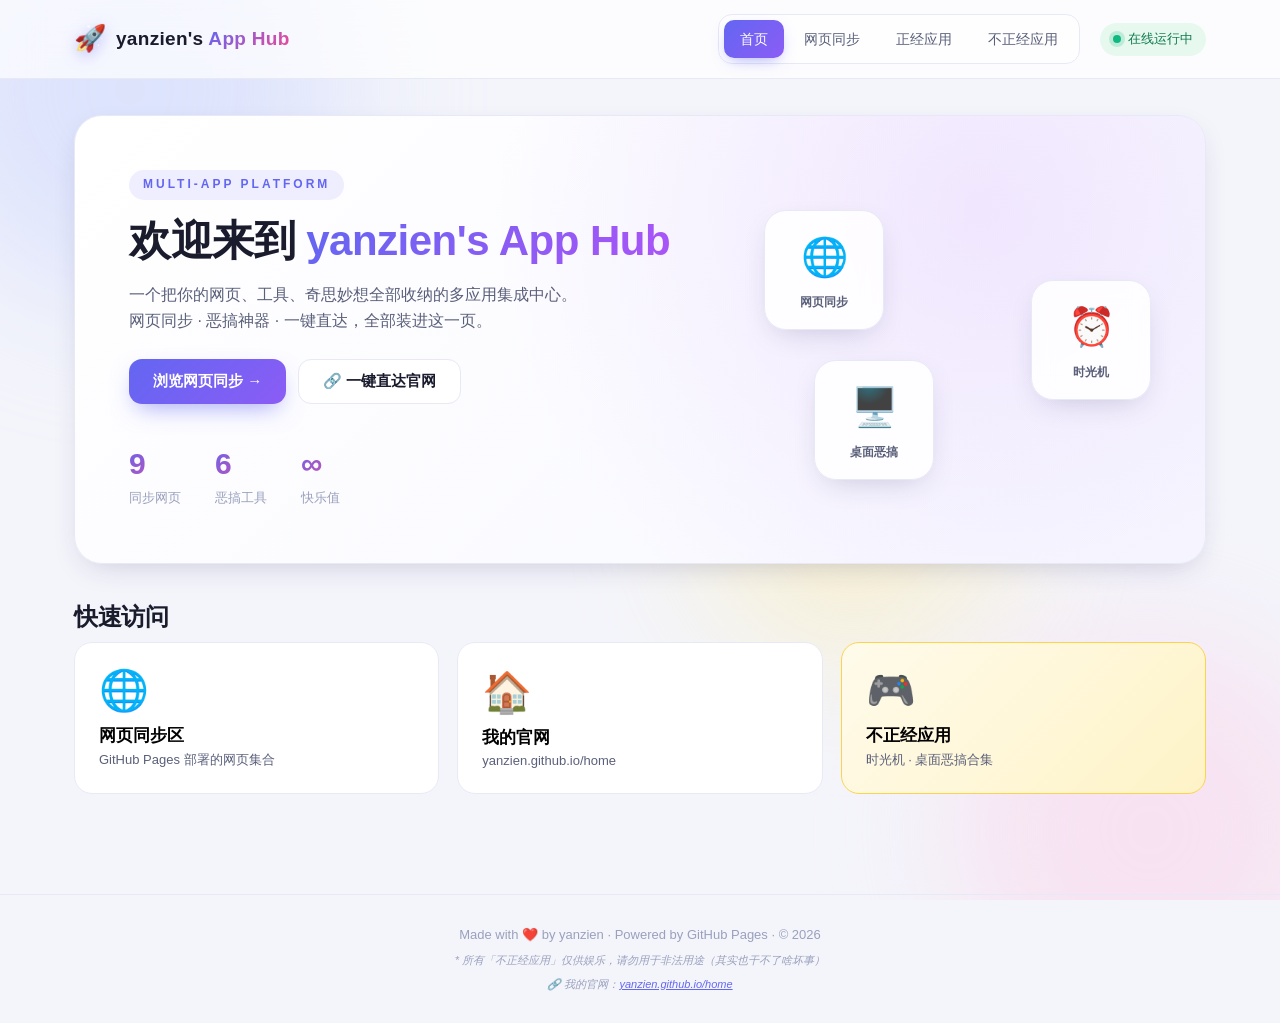
<file: index.html>
<!DOCTYPE html>
<html lang="zh-CN">
<head>
<meta charset="UTF-8">
<meta name="viewport" content="width=device-width, initial-scale=1.0">
<title>yanzien's App Hub · 多应用集成中心</title>
<link rel="preconnect" href="https://fonts.googleapis.com">
<link rel="stylesheet" href="css/style.css">
<link rel="icon" href="data:image/svg+xml,<svg xmlns='http://www.w3.org/2000/svg' viewBox='0 0 100 100'><text y='.9em' font-size='90'>🚀</text></svg>">
</head>
<body>

<!-- 动态背景光斑 -->
<div class="bg-orbs">
  <span class="orb orb-1"></span>
  <span class="orb orb-2"></span>
  <span class="orb orb-3"></span>
</div>

<!-- 顶部导航 -->
<nav class="top-nav">
  <div class="nav-inner">
    <div class="nav-brand">
      <div class="brand-logo">🚀</div>
      <div class="brand-text">yanzien's <b>App Hub</b></div>
    </div>
    <div class="nav-links">
      <a class="nav-link active" data-section="home"><span>首页</span></a>
      <a class="nav-link" data-section="websync"><span>网页同步</span></a>
      <a class="nav-link" data-section="serious"><span>正经应用</span></a>
      <a class="nav-link" data-section="fun"><span>不正经应用</span></a>
    </div>
    <div class="nav-status">
      <span class="dot"></span> 在线运行中
    </div>
  </div>
</nav>

<main class="main">

  <!-- 首页 -->
  <section id="section-home" class="sec active">
    <header class="hero">
      <div class="hero-glow"></div>
      <div class="hero-text">
        <div class="hero-tag">MULTI-APP PLATFORM</div>
        <h1 class="hero-title">欢迎来到 <span class="grad">yanzien's App Hub</span></h1>
        <p class="hero-sub" data-home="hero-sub">一个把你的网页、工具、奇思妙想全部收纳的多应用集成中心。<br>网页同步 · 恶搞神器 · 一键直达，全部装进这一页。</p>
        <div class="hero-cta">
          <button class="btn btn-primary" onclick="navigateTo('websync')">浏览网页同步 →</button>
          <button class="btn btn-ghost" onclick="window.open('https://yanzien.github.io/home','_blank')">🔗 一键直达官网</button>
        </div>
        <div class="hero-stats">
          <div><b data-count="9">9</b><span>同步网页</span></div>
          <div><b data-count="6">6</b><span>恶搞工具</span></div>
          <div><b>∞</b><span>快乐值</span></div>
        </div>
      </div>
      <div class="hero-art">
        <div class="float-card c1">🌐<small>网页同步</small></div>
        <div class="float-card c2">⏰<small>时光机</small></div>
        <div class="float-card c3">🖥️<small>桌面恶搞</small></div>
      </div>
    </header>

    <div class="quick">
      <h2 class="h2">快速访问</h2>
      <div class="quick-grid">
        <button class="qcard" onclick="navigateTo('websync')">
          <div class="qicon">🌐</div>
          <div class="qtitle">网页同步区</div>
          <div class="qdesc">GitHub Pages 部署的网页集合</div>
        </button>
        <button class="qcard" onclick="window.open('https://yanzien.github.io/home','_blank')">
          <div class="qicon">🏠</div>
          <div class="qtitle">我的官网</div>
          <div class="qdesc">yanzien.github.io/home</div>
        </button>
        <button class="qcard accent" onclick="navigateTo('fun')">
          <div class="qicon">🎮</div>
          <div class="qtitle">不正经应用</div>
          <div class="qdesc">时光机 · 桌面恶搞合集</div>
        </button>
      </div>
    </div>
  </section>

  <!-- 网页同步 -->
  <section id="section-websync" class="sec">
    <div class="sec-head">
      <h2 class="h2">🌐 网页同步区</h2>
      <p data-home="ws-desc">这里汇集了部署在 GitHub Pages 上的所有网页应用，点击即可在应用内打开体验。前 4 个为重点推荐。</p>
    </div>
    <div class="repo-grid" id="repo-grid"></div>
  </section>

  <!-- 正经应用 -->
  <section id="section-serious" class="sec">
    <div class="sec-head">
      <h2 class="h2">📋 正经应用</h2>
      <p data-home="serious-desc">这里将来会放一些正经有用的应用程序（大概吧）。</p>
    </div>
    <div class="empty-state">
      <div class="empty-ico">🔧</div>
      <h3>正在开发中…</h3>
      <p>这个区域目前还是空的。<br>也许以后会有正经东西？谁知道呢 😏</p>
    </div>
  </section>

  <!-- 不正经应用 -->
  <section id="section-fun" class="sec">
    <div class="sec-head">
      <h2 class="h2">🎮 不正经应用</h2>
      <p data-home="fun-desc">警告：以下应用可能毫无用处，但绝对有趣！使用后果自负 🤪</p>
    </div>
    <div class="fun-grid">
      <button class="fcard tm" onclick="location.href='time-machine.html'">
        <div class="ficon">⏰</div>
        <div class="fname">时光机</div>
        <div class="fdesc">独立精修页面 · 穿越时空（伪）</div>
        <div class="ftags"><span>时间穿越</span><span>会员付费</span><span class="warn">恶搞</span></div>
      </button>
      <button class="fcard do" onclick="openDesktopOps()">
        <div class="ficon">🖥️</div>
        <div class="fname" data-do="do-card1-name">桌面操作合集</div>
        <div class="fdesc" data-do="do-card1-desc">浏览器内模拟版 · 真实 EXE 见下方</div>
        <div class="ftags"><span>桌面特效</span><span>可复原</span></div>
      </button>
      <a class="fcard download" href="#desktop-exe" onclick="scrollToExe()">
        <div class="ficon">⬇️</div>
        <div class="fname" data-do="do-card2-name">桌面操控 EXE</div>
        <div class="fdesc" data-do="do-card2-desc">真实操控你的桌面图标！重力/失重/打架…</div>
        <div class="ftags"><span>真实生效</span><span>Windows</span><span class="warn">可复原</span></div>
      </a>
    </div>

    <div id="desktop-exe" class="exe-box">
      <div class="exe-head">
        <span class="exe-badge">EXE</span>
        <div>
          <h3>桌面操控器 · 真实版</h3>
          <p data-home="exe-desc">真正的 Windows 桌面图标操控：重力掉落、太空失重、互相打架、躲猫猫、鼠标寻找。全部实时作用于你真实的桌面图标，一键复原。（目前有大大的BUG，虽然逻辑等都正确，但是实际需要考虑加载速度😓）</p>
        </div>
      </div>
      <ul class="exe-feat">
        <li data-do="do-feat-1">🌍 重力器：图标像被地球吸引一样掉落堆叠</li>
        <li data-do="do-feat-2">🛸 失重器：图标在桌面漂浮游动</li>
        <li data-do="do-feat-3">🥊 打架器：图标互相追逐碰撞</li>
        <li data-do="do-feat-4">🙈 消失器：图标躲到窗口后面</li>
        <li data-do="do-feat-5">👆 鼠标寻找器：箭头实时指向鼠标</li>
      </ul>
      <div class="exe-actions">
        <button class="btn btn-primary" data-home="exe-btn" onclick="downloadExe()">⬇ 下载 EXE（约 15MB）</button>
        <span class="exe-note">需 Windows 10/11 · 首次运行请允许</span>
      </div>
    </div>
  </section>

</main>

<!-- 时光机弹窗（用于首页快速体验，独立页面见 time-machine.html） -->
<div id="tm-modal" class="modal hidden">
  <div class="modal-card tm-mini">
    <button class="x" onclick="closeDesktopOps2('tm-modal')">×</button>
    <div class="mini-head">想在站内先体验？建议打开独立精修页面 👉</div>
    <a class="btn btn-primary" href="time-machine.html" style="display:inline-block;text-decoration:none">打开时光机 ⏰</a>
  </div>
</div>

<!-- 桌面操作弹窗（浏览器模拟版） -->
<div id="do-modal" class="modal hidden">
  <div class="modal-card do-card">
    <button class="x" onclick="closeDesktopOps2('do-modal')">×</button>
    <h3 data-do="do-modal-title">🖥️ 桌面操作合集（浏览器模拟版）</h3>
    <p class="muted" data-do="do-modal-desc">此版本仅在当前窗口内模拟，不影响真实桌面。要真实操控请下载 EXE。</p>
    <div class="do-grid" id="do-grid"></div>
    <div class="do-foot" data-do="do-modal-foot">⚠️ 模拟效果仅限本窗口</div>
  </div>
</div>

<!-- 网页内嵌 -->
<div id="web-modal" class="modal hidden">
  <div class="modal-card web-card">
    <div class="web-bar">
      <button class="btn-back" onclick="closeWeb()">← 返回</button>
      <span id="web-title">加载中…</span>
      <a id="web-ext" href="#" target="_blank" class="web-ext">外部打开 ↗</a>
    </div>
    <iframe id="web-frame" sandbox="allow-scripts allow-same-origin allow-forms allow-popups"></iframe>
  </div>
</div>

<footer class="foot">
  <p>Made with ❤️ by yanzien · Powered by GitHub Pages · © 2026</p>
  <p class="fine">* 所有「不正经应用」仅供娱乐，请勿用于非法用途（其实也干不了啥坏事）</p>
  <p class="fine">🔗 我的官网：<a href="https://yanzien.github.io/home" target="_blank" style="color:var(--p)">yanzien.github.io/home</a></p>
</footer>

<!-- 桌面覆盖层（浏览器模拟） -->
<div id="overlay" class="overlay hidden">
  <div id="desktop-overlay" style="position:absolute;inset:0;overflow:hidden">
    <div id="desktop-icons-container" style="position:relative;width:100%;height:100%"></div>
  </div>
</div>
<!-- 鼠标寻找器箭头 -->
<div id="mouse-arrow" class="mouse-arrow hidden">👆</div>

<script src="js/app.js"></script>
<script src="js/time-machine.js"></script>
<script src="js/desktop-ops.js"></script>
<script src="js/web-sync.js"></script>
</body>
</html>
</file>
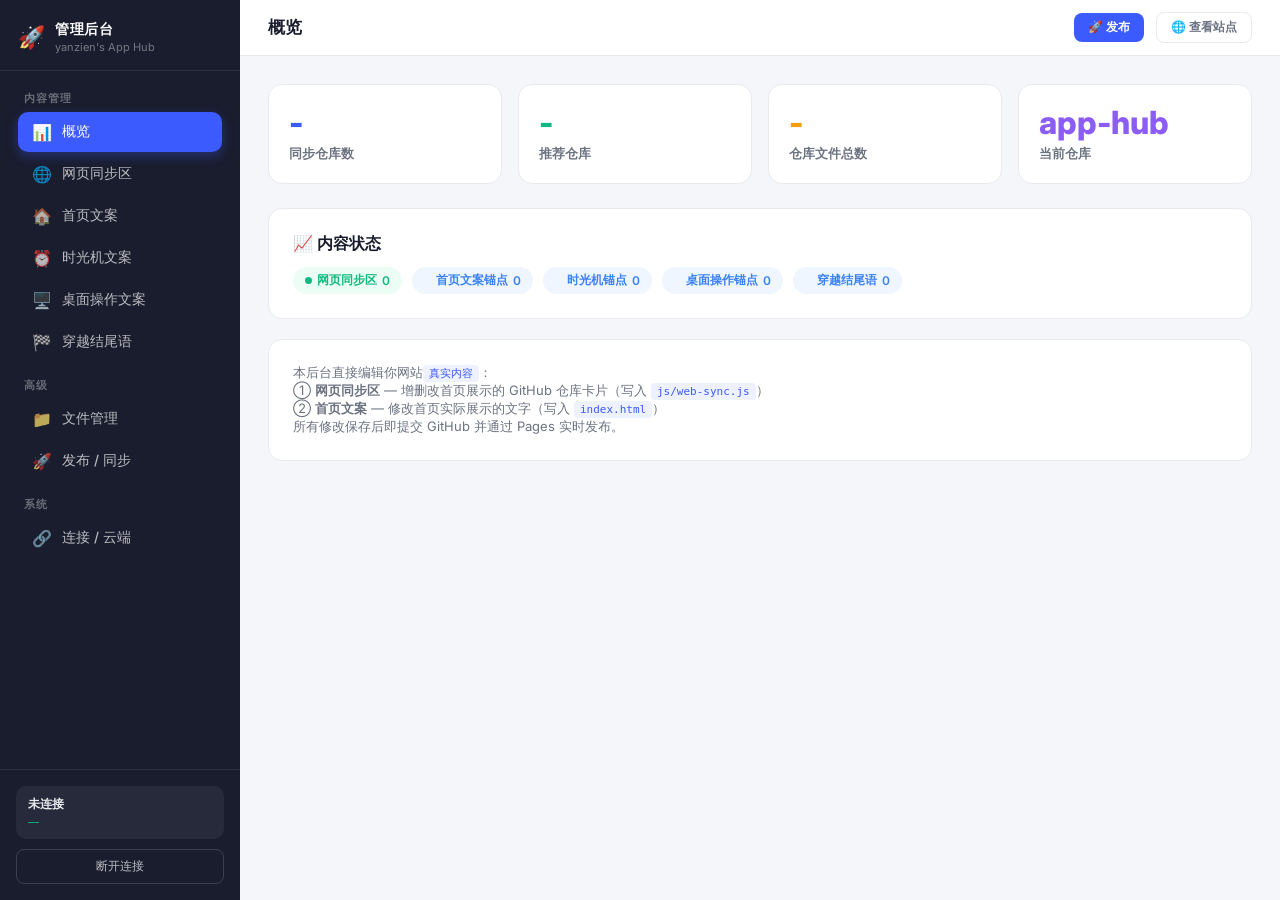
<file: admin.html>
<!DOCTYPE html>
<html lang="zh-CN">
<head>
<meta charset="UTF-8">
<meta name="viewport" content="width=device-width, initial-scale=1.0">
<title>管理后台 · yanzien's App Hub</title>
<link rel="preconnect" href="https://fonts.googleapis.com">
<link href="https://fonts.googleapis.com/css2?family=Inter:wght@400;500;600;700;800&display=swap" rel="stylesheet">
<style>
:root {
  --sidebar-bg: #1a1d2e;
  --sidebar-hover: #252840;
  --sidebar-active: #3b5bff;
  --bg: #f5f6fa;
  --card: #ffffff;
  --border: #e8eaed;
  --text: #1a1d2e;
  --text2: #6b7280;
  --text3: #9ca3af;
  --primary: #3b5bff;
  --primary-light: #eef1ff;
  --success: #10b981;
  --success-bg: #ecfdf5;
  --danger: #ef4444;
  --danger-bg: #fef2f2;
  --warning: #f59e0b;
  --warning-bg: #fffbeb;
  --info: #3b82f6;
  --info-bg: #eff6ff;
}
* { margin:0; padding:0; box-sizing:border-box; }
body { font-family: 'Inter', -apple-system, BlinkMacSystemFont, 'Segoe UI', sans-serif; background: var(--bg); color: var(--text); display:flex; min-height:100vh; }

/* ====== 侧边栏 ====== */
.sidebar {
  width: 240px; min-height:100vh; background: var(--sidebar-bg); color:#fff;
  display:flex; flex-direction:column; position:fixed; left:0; top:0; z-index:100;
  transition: transform .3s;
}
.sidebar-header {
  padding: 20px 18px 16px; border-bottom: 1px solid rgba(255,255,255,.08);
  display:flex; align-items:center; gap:10px;
}
.sidebar-logo { font-size:22px; }
.sidebar-title { font-size:14px; font-weight:700; letter-spacing:.5px; }
.sidebar-subtitle { font-size:11px; color:rgba(255,255,255,.4); margin-top:1px; }

.sidebar-nav { flex:1; padding: 12px 0; overflow-y:auto; }
.nav-section { padding: 0 12px; margin-bottom: 8px; }
.nav-label { font-size:11px; color:rgba(255,255,255,.35); text-transform:uppercase; letter-spacing:1px; padding: 8px 12px 4px; font-weight:600; }
.nav-item {
  display:flex; align-items:center; gap:10px; padding: 10px 14px; border-radius:10px;
  cursor:pointer; font-size:13.5px; font-weight:500; color:rgba(255,255,255,.7);
  transition: all .15s; margin: 2px 6px;
}
.nav-item:hover { background: var(--sidebar-hover); color:#fff; }
.nav-item.active { background: var(--sidebar-active); color:#fff; box-shadow: 0 4px 12px rgba(59,91,255,.35); }
.nav-item .nav-icon { width:20px; text-align:center; font-size:16px; flex-shrink:0; }

.sidebar-footer { padding: 16px; border-top: 1px solid rgba(255,255,255,.08); }
.repo-info { background:rgba(255,255,255,.06); border-radius:10px; padding:10px 12px; }
.repo-info-name { font-size:12px; font-weight:600; color:rgba(255,255,255,.9); }
.repo-info-status { font-size:11px; color:var(--success); margin-top:2px; }
.btn-disconnect {
  width:100%; margin-top:10px; padding:8px; border:1px solid rgba(255,255,255,.15);
  background:transparent; color:rgba(255,255,255,.7); border-radius:8px; font-size:12px;
  cursor:pointer; font-family:inherit; transition:.15s;
}
.btn-disconnect:hover { background:rgba(239,68,68,.15); color:var(--danger); border-color:var(--danger); }

/* ====== 主内容区 ====== */
.main { margin-left:240px; flex:1; min-height:100vh; }
.topbar {
  height:56px; background:var(--card); border-bottom:1px solid var(--border);
  display:flex; align-items:center; justify-content:space-between; padding:0 28px;
  position:sticky; top:0; z-index:50;
}
.topbar-title { font-size:17px; font-weight:700; }
.topbar-actions { display:flex; align-items:center; gap:12px; }
.topbar-btn {
  padding:6px 14px; border:1px solid var(--border); background:var(--card);
  border-radius:8px; font-size:12.5px; font-weight:600; cursor:pointer; font-family:inherit;
  color:var(--text2); transition:.15s; display:flex; align-items:center; gap:5px;
}
.topbar-btn:hover { border-color:var(--primary); color:var(--primary); }
.topbar-btn.primary { background:var(--primary); color:#fff; border-color:var(--primary); }
.topbar-btn.primary:hover { opacity:.9; }

.content { padding: 28px; max-width:1200px; }

/* ====== 页面容器 ====== */
.page { display:none; animation: fadeIn .25s ease; }
.page.active { display:block; }
@keyframes fadeIn { from{opacity:0;transform:translateY(8px)} to{opacity:1;transform:none} }

/* ====== 统计卡片 ====== */
.stats-grid { display:grid; grid-template-columns: repeat(auto-fit, minmax(180px, 1fr)); gap:16px; margin-bottom:24px; }
.stat-card {
  background:var(--card); border:1px solid var(--border); border-radius:14px; padding:20px;
  display:flex; flex-direction:column;
}
.stat-value { font-size:32px; font-weight:800; line-height:1.1; }
.stat-value.blue { color:var(--primary); }
.stat-value.green { color:var(--success); }
.stat-value.orange { color:var(--warning); }
.stat-value.purple { color:#8b5cf6; }
.stat-label { font-size:12.5px; color:var(--text2); margin-top:6px; font-weight:600; }

/* ====== 卡片 ====== */
.card {
  background:var(--card); border:1px solid var(--border); border-radius:14px; padding:24px; margin-bottom:20px;
}
.card-title { font-size:16px; font-weight:700; margin-bottom:4px; display:flex; align-items:center; gap:8px; }
.card-desc { font-size:13px; color:var(--text2); margin-bottom:18px; }
.subcard { background:var(--bg); border:1px solid var(--border); border-radius:12px; padding:16px; margin-bottom:16px; }
.subcard-title { font-size:14px; font-weight:700; margin-bottom:12px; color:var(--text); display:flex; align-items:center; gap:6px; }
.subcard .form-group { margin-bottom:12px; }

/* ====== 状态标签 ====== */
.status-tags { display:flex; gap:10px; flex-wrap:wrap; margin-top:12px; }
.status-tag {
  display:inline-flex; align-items:center; gap:5px; padding:5px 12px; border-radius:20px;
  font-size:12px; font-weight:600;
}
.status-tag.ok { background:var(--success-bg); color:var(--success); }
.status-tag.warn { background:var(--warning-bg); color:var(--warning); }
.status-tag.err { background:var(--danger-bg); color:var(--danger); }
.status-tag.info { background:var(--info-bg); color:var(--info); }
.status-dot { width:7px; height:7px; border-radius:50%; display:inline-block; }
.status-dot.ok { background:var(--success); }

/* ====== 表单 ====== */
.form-grid { display:grid; grid-template-columns: 1fr 1fr; gap:16px; }
.form-group { margin-bottom:16px; }
.form-group.full { grid-column: 1 / -1; }
.form-label {
  display:block; font-size:13px; font-weight:600; color:var(--text); margin-bottom:6px;
}
.form-label .hint { font-weight:400; color:var(--text3); font-size:11.5px; margin-left:4px; }
.form-input, .form-textarea, .form-select {
  width:100%; padding:10px 14px; border:1.5px solid var(--border); border-radius:10px;
  font-size:14px; font-family:inherit; color:var(--text); background:#fff;
  transition: border-color .15s; outline:none;
}
.form-input:focus, .form-textarea:focus, .form-select:focus { border-color:var(--primary); box-shadow:0 0 0 3px rgba(59,91,255,.1); }
.form-textarea { resize:vertical; min-height:80px; line-height:1.5; }

/* ====== 按钮 ====== */
.btn {
  display:inline-flex; align-items:center; justify-content:center; gap:6px;
  padding:10px 20px; border:none; border-radius:10px; font-size:13.5px; font-weight:600;
  cursor:pointer; font-family:inherit; transition:all .15s;
}
.btn-primary { background:var(--primary); color:#fff; }
.btn-primary:hover { transform:translateY(-1px); box-shadow:0 4px 12px rgba(59,91,255,.3); }
.btn-success { background:var(--success); color:#fff; }
.btn-success:hover { transform:translateY(-1px); box-shadow:0 4px 12px rgba(16,185,129,.3); }
.btn-danger { background:var(--danger); color:#fff; }
.btn-danger:hover { transform:translateY(-1px); box-shadow:0 4px 12px rgba(239,68,68,.3); }
.btn-ghost { background:transparent; color:var(--text2); border:1.5px solid var(--border); }
.btn-ghost:hover { border-color:var(--primary); color:var(--primary); }
.btn-sm { padding:6px 14px; font-size:12px; border-radius:8px; }
.btn:disabled { opacity:.5; cursor:not-allowed; transform:none !important; box-shadow:none !important; }
.btn-row { display:flex; gap:10px; flex-wrap:wrap; margin-top:20px; }

/* ====== 文件/仓库表格 ====== */
.file-table { width:100%; border-collapse:collapse; }
.file-table th {
  text-align:left; padding:10px 14px; font-size:12px; font-weight:700; color:var(--text2);
  text-transform:uppercase; letter-spacing:.5px; border-bottom:2px solid var(--border);
}
.file-table td { padding:10px 14px; font-size:13.5px; border-bottom:1px solid var(--border); vertical-align:middle; }
.file-table tr:hover td { background:var(--primary-light); }
.file-icon { font-size:18px; }
.file-name { font-weight:600; color:var(--primary); cursor:pointer; }
.file-name:hover { text-decoration:underline; }
.file-size { color:var(--text3); }
.file-actions { display:flex; gap:6px; }

/* ====== 编辑器 ====== */
.editor-wrap { display:none; margin-top:20px; }
.editor-wrap.show { display:block; animation:fadeIn .2s; }
.editor-bar {
  display:flex; align-items:center; justify-content:space-between; padding:10px 14px;
  background:#1e293b; border-radius:10px 10px 0 0; color:#e2e8f0;
}
.editor-path { font-size:13px; font-weight:600; font-family:'Cascadia Code','Fira Code',monospace; }
.editor-area {
  width:100%; min-height:400px; padding:16px; border:1.5px solid var(--border); border-top:none;
  border-radius:0 0 10px 10px; font-family:'Cascadia Code','Fira Code',monospace; font-size:13px;
  line-height:1.6; tab-size:2; resize:vertical; outline:none; background:#fafbfc;
}

/* ====== 日志区 ====== */
.log-area {
  background:#0f172a; border:1px solid #1e293b; border-radius:10px; padding:16px;
  max-height:300px; overflow-y:auto; font-family:'Cascadia Code','Fira Code',monospace; font-size:12px; line-height:1.7;
}
.log-ok { color:#4ade80; }
.log-err { color:#f87171; }
.log-info { color:#60a5fa; }
.log-warn { color:#fbbf24; }
.log-dim { color:#475569; }

/* ====== 进度条 ====== */
.progress-wrap { display:none; margin-top:16px; }
.progress-wrap.show { display:block; }
.progress-track { height:6px; background:#e5e7eb; border-radius:3px; overflow:hidden; }
.progress-fill { height:100%; background:linear-gradient(90deg,var(--primary),#8b5cf6); width:0%; transition:width .3s; border-radius:3px; }
.progress-text { font-size:12px; color:var(--text2); margin-top:6px; text-align:center; }

/* ====== 连接向导 ====== */
.connect-wizard { max-width:480px; margin:80px auto 0; text-align:center; }
.connect-wizard-icon { font-size:48px; margin-bottom:16px; }
.connect-wizard h2 { font-size:22px; margin-bottom:8px; }
.connect-wizard p { color:var(--text2); font-size:14px; margin-bottom:24px; }
.connect-form { background:var(--card); border:1px solid var(--border); border-radius:16px; padding:28px; text-align:left; }

/* ====== 响应式 ====== */
@media(max-width: 900px) {
  .sidebar { transform: translateX(-100%); }
  .sidebar.open { transform: translateX(0); }
  .main { margin-left:0; }
  .form-grid { grid-template-columns:1fr; }
  .content { padding:16px; }
}
@media(min-width: 901px) { .mobile-toggle { display:none !important; } }
.mobile-toggle {
  display:flex; align-items:center; justify-content:center; width:36px; height:36px;
  border:1px solid var(--border); background:var(--card); border-radius:8px;
  cursor:pointer; font-size:18px;
}

/* ====== 提示消息 ====== */
.toast {
  position:fixed; bottom:24px; right:24px; padding:14px 20px; border-radius:12px;
  font-size:13.5px; font-weight:600; z-index:999; animation: slideUp .3s ease;
  display:flex; align-items:center; gap:8px; max-width:380px; box-shadow:0 8px 30px rgba(0,0,0,.12);
}
.toast.success { background:var(--success); color:#fff; }
.toast.error { background:var(--danger); color:#fff; }
.toast.info { background:var(--info); color:#fff; }
@keyframes slideUp { from{opacity:0;transform:translateY(20px)} to{opacity:1;transform:none} }

/* ====== 空状态 ====== */
.empty-state { text-align:center; padding:48px 20px; color:var(--text3); }
.empty-state-icon { font-size:48px; margin-bottom:12px; }
.empty-state-text { font-size:14px; }

/* ====== 仓库卡片编辑中的预览标签 ====== */
.repo-badge-row { display:flex; gap:8px; align-items:center; }
.kbd { font-family:monospace; font-size:11px; background:#eef1ff; color:var(--primary); padding:2px 6px; border-radius:4px; }
</style>
</head>
<body>

<!-- ====== 侧边栏 ====== -->
<aside class="sidebar" id="sidebar">
  <div class="sidebar-header">
    <span class="sidebar-logo">🚀</span>
    <div>
      <div class="sidebar-title">管理后台</div>
      <div class="sidebar-subtitle">yanzien's App Hub</div>
    </div>
  </div>

  <nav class="sidebar-nav" id="sidebar-nav">
    <div class="nav-section">
      <div class="nav-label">内容管理</div>
      <div class="nav-item active" data-page="dashboard" onclick="switchPage('dashboard')">
        <span class="nav-icon">📊</span> 概览
      </div>
      <div class="nav-item" data-page="websync" onclick="switchPage('websync')">
        <span class="nav-icon">🌐</span> 网页同步区
      </div>
      <div class="nav-item" data-page="home" onclick="switchPage('home')">
        <span class="nav-icon">🏠</span> 首页文案
      </div>
      <div class="nav-item" data-page="timemachine" onclick="switchPage('timemachine')">
        <span class="nav-icon">⏰</span> 时光机文案
      </div>
      <div class="nav-item" data-page="desktopops" onclick="switchPage('desktopops')">
        <span class="nav-icon">🖥️</span> 桌面操作文案
      </div>
      <div class="nav-item" data-page="tmend" onclick="switchPage('tmend')">
        <span class="nav-icon">🏁</span> 穿越结尾语
      </div>
    </div>
    <div class="nav-section">
      <div class="nav-label">高级</div>
      <div class="nav-item" data-page="files" onclick="switchPage('files')">
        <span class="nav-icon">📁</span> 文件管理
      </div>
      <div class="nav-item" data-page="deploy" onclick="switchPage('deploy')">
        <span class="nav-icon">🚀</span> 发布 / 同步
      </div>
    </div>
    <div class="nav-section">
      <div class="nav-label">系统</div>
      <div class="nav-item" data-page="connect" onclick="switchPage('connect')">
        <span class="nav-icon">🔗</span> 连接 / 云端
      </div>
    </div>
  </nav>

  <div class="sidebar-footer">
    <div class="repo-info" id="repo-info">
      <div class="repo-info-name" id="repo-display">未连接</div>
      <div class="repo-info-status" id="conn-display">—</div>
    </div>
    <button class="btn-disconnect" onclick="disconnect()">断开连接</button>
  </div>
</aside>

<!-- ====== 主内容 ====== -->
<div class="main">
  <header class="topbar">
    <div style="display:flex;align-items:center;gap:12px">
      <button class="mobile-toggle" onclick="toggleSidebar()">☰</button>
      <div class="topbar-title" id="topbar-title">概览</div>
    </div>
    <div class="topbar-actions">
      <button class="btn btn-sm btn-primary" onclick="switchPage('deploy')">🚀 发布</button>
      <button class="btn btn-sm btn-ghost" onclick="window.open('index.html','_blank')">🌐 查看站点</button>
    </div>
  </header>

  <div class="content">

    <!-- ========== 概览 ========== -->
    <div class="page active" id="page-dashboard">
      <div class="stats-grid" id="stats-grid">
        <div class="stat-card"><div class="stat-value blue" id="stat-repos">-</div><div class="stat-label">同步仓库数</div></div>
        <div class="stat-card"><div class="stat-value green" id="stat-featured">-</div><div class="stat-label">推荐仓库</div></div>
        <div class="stat-card"><div class="stat-value orange" id="stat-files">-</div><div class="stat-label">仓库文件总数</div></div>
        <div class="stat-card"><div class="stat-value purple" id="stat-repo">app-hub</div><div class="stat-label">当前仓库</div></div>
      </div>

      <div class="card">
        <div class="card-title">📈 内容状态</div>
        <div class="status-tags" id="status-tags">
          <span class="status-tag ok"><span class="status-dot ok"></span> 网页同步区 <span id="tag-ws">0</span></span>
          <span class="status-tag info"><span class="status-dot"></span> 首页文案锚点 <span id="tag-home">0</span></span>
          <span class="status-tag info"><span class="status-dot"></span> 时光机锚点 <span id="tag-tm">0</span></span>
          <span class="status-tag info"><span class="status-dot"></span> 桌面操作锚点 <span id="tag-do">0</span></span>
          <span class="status-tag info"><span class="status-dot"></span> 穿越结尾语 <span id="tag-tmend">0</span></span>
        </div>
      </div>

      <div class="card">
        <div class="card-desc" style="font-size:13px;margin-bottom:0">
          本后台直接编辑你网站<span class="kbd">真实内容</span>：<br>
          ① <b>网页同步区</b> — 增删改首页展示的 GitHub 仓库卡片（写入 <span class="kbd">js/web-sync.js</span>）<br>
          ② <b>首页文案</b> — 修改首页实际展示的文字（写入 <span class="kbd">index.html</span>）<br>
          所有修改保存后即提交 GitHub 并通过 Pages 实时发布。
        </div>
      </div>
    </div>

    <!-- ========== 网页同步区管理 ========== -->
    <div class="page" id="page-websync">
      <div class="card">
        <div class="card-title">🌐 网页同步区管理</div>
        <div class="card-desc">管理首页「网页同步区」展示的 GitHub 仓库卡片。修改直接写入 <span class="kbd">js/web-sync.js</span> 并发布，前台实时生效。</div>
        <div class="btn-row" style="margin-top:0">
          <button class="btn btn-primary" onclick="showRepoForm(null)">＋ 添加仓库</button>
          <button class="btn btn-ghost" onclick="loadWebSync()">↺ 重新加载</button>
        </div>
        <div class="editor-wrap" id="repo-form"></div>
        <table class="file-table" id="repo-table" style="margin-top:16px">
          <thead><tr><th>图标</th><th>名称</th><th>仓库</th><th>推荐</th><th>操作</th></tr></thead>
          <tbody id="repo-tbody">
            <tr><td colspan="5"><div class="empty-state"><div class="empty-state-icon">📂</div><div class="empty-state-text">请先连接 GitHub 仓库</div></div></td></tr>
          </tbody>
        </table>
      </div>
    </div>

    <!-- ========== 首页文案 ========== -->
    <div class="page" id="page-home">
      <div class="card">
        <div class="card-title">🏠 首页文案</div>
        <div class="card-desc">编辑首页真实展示的文字（对应 <span class="kbd">index.html</span> 中的对应段落）。保存即推送 GitHub。</div>
        <div id="home-fields"></div>
        <div class="btn-row">
          <button class="btn btn-primary" onclick="saveHomeText()">💾 保存首页文案</button>
          <button class="btn btn-ghost" onclick="loadHomeText()">↺ 重新加载</button>
        </div>
      </div>
    </div>

    <!-- ========== 时光机文案 ========== -->
    <div class="page" id="page-timemachine">
      <div class="card">
        <div class="card-title">⏰ 时光机文案</div>
        <div class="card-desc">编辑时光机页面（<span class="kbd">time-machine.html</span>）真实展示的文案：标题、穿越说明、警告列表、VIP 会员弹窗、支付文案等。保存即推送 GitHub。</div>
        <div id="tm-fields"></div>
        <div class="btn-row">
          <button class="btn btn-primary" onclick="saveTmText()">💾 保存时光机文案</button>
          <button class="btn btn-ghost" onclick="loadTmText()">↺ 重新加载</button>
        </div>
      </div>
    </div>

    <!-- ========== 桌面操作文案 ========== -->
    <div class="page" id="page-desktopops">
      <div class="card">
        <div class="card-title">🖥️ 桌面操作文案</div>
        <div class="card-desc">编辑首页「桌面操作合集 / 桌面操控 EXE」卡片与弹窗的文案（写入 <span class="kbd">index.html</span>）。保存即推送 GitHub。</div>
        <div id="do-fields"></div>
        <div class="btn-row">
          <button class="btn btn-primary" onclick="saveDoText()">💾 保存桌面操作文案</button>
          <button class="btn btn-ghost" onclick="loadDoText()">↺ 重新加载</button>
        </div>
      </div>
    </div>

    <!-- ========== 穿越结尾语管理 ========== -->
    <div class="page" id="page-tmend">
      <div class="card">
        <div class="card-title">🏁 穿越结尾语管理</div>
        <div class="card-desc">编辑「穿越到未来 / 中途退出」结算页的动态文案（写入 <span class="kbd">js/tm-done.js</span>）。支持占位符：<span class="kbd">{t}</span> 时长、<span class="kbd">{h}</span> 天×24、<span class="kbd">{m}</span> 天×1440、<span class="kbd">{dur}</span> 格式化总耗时、<span class="kbd">{el}</span> 已穿越耗时。保存即推送 GitHub。</div>
        <div id="tmend-fields"></div>
        <div class="btn-row">
          <button class="btn btn-primary" onclick="saveTmEnd()">💾 保存穿越结尾语</button>
          <button class="btn btn-ghost" onclick="loadTmEnd()">↺ 重新加载</button>
        </div>
      </div>
    </div>

    <!-- ========== 文件管理 ========== -->
    <div class="page" id="page-files">
      <div class="card">
        <div class="card-title">📁 远程文件列表</div>
        <div class="card-desc">点击文件名可在线编辑源码并直接保存到 GitHub（高级用法）。</div>
        <table class="file-table" id="file-table">
          <thead><tr><th>文件</th><th>大小</th><th>操作</th></tr></thead>
          <tbody id="file-tbody">
            <tr><td colspan="3"><div class="empty-state"><div class="empty-state-icon">📂</div><div class="empty-state-text">请先连接 GitHub 仓库</div></div></td></tr>
          </tbody>
        </table>
      </div>

      <div class="editor-wrap" id="editor-wrap">
        <div class="editor-bar">
          <span class="editor-path" id="editor-path"></span>
          <div style="display:flex;gap:8px">
            <button class="btn btn-sm btn-success" onclick="saveFile()">💾 保存到 GitHub</button>
            <button class="btn btn-sm btn-ghost" onclick="closeEditor()">✕ 关闭</button>
          </div>
        </div>
        <textarea class="editor-area" id="editor-area" spellcheck="false"></textarea>
      </div>
    </div>

    <!-- ========== 发布 / 同步 ========== -->
    <div class="page" id="page-deploy">
      <div class="card">
        <div class="card-title">🚀 发布 / 同步</div>
        <div class="card-desc">将仓库内全部网页文件重新推送到 GitHub（触发 GitHub Pages 重新构建发布）。各内容页的修改会自动保存发布，此按钮用于「整站重新发布」。</div>

        <div class="form-group">
          <label class="form-label">提交信息</label>
          <input class="form-input" id="deploy-msg" value="publish: 整站发布" placeholder="publish: 整站发布">
        </div>

        <div class="btn-row">
          <button class="btn btn-primary" id="btn-deploy" onclick="startDeploy()">🚀 开始发布</button>
          <button class="btn btn-ghost" onclick="clearLog()">🗑️ 清空日志</button>
        </div>

        <div class="progress-wrap" id="progress-wrap">
          <div class="progress-track"><div class="progress-fill" id="progress-fill"></div></div>
          <div class="progress-text" id="progress-text">准备中...</div>
        </div>
      </div>

      <div class="card">
        <div class="card-title">📋 操作日志</div>
        <div class="log-area" id="log-area"><div class="log-dim">[系统] 就绪，等待操作...</div></div>
      </div>
    </div>

    <!-- ========== 连接/云端 ========== -->
    <div class="page" id="page-connect">
      <div class="connect-wizard" id="connect-form">
        <div class="connect-wizard-icon">🔗</div>
        <h2>后台 · GitHub 同步</h2>
        <p>内容直接同步到你的 GitHub 仓库（云端），无需服务器。</p>

        <div class="connect-form">
          <div class="form-group">
            <label class="form-label">GitHub 用户名</label>
            <input class="form-input" id="inp-user" placeholder="yanzien">
          </div>
          <div class="form-group">
            <label class="form-label">仓库名</label>
            <input class="form-input" id="inp-repo-name" placeholder="app-hub">
          </div>
          <div class="form-group">
            <label class="form-label">分支</label>
            <input class="form-input" id="inp-branch" value="main" placeholder="main">
          </div>
          <div class="form-group">
            <label class="form-label">Personal Access Token</label>
            <input class="form-input" type="password" id="inp-token" placeholder="ghp_xxxxxxxxxxxx">
            <div style="font-size:11px;color:var(--text3);margin-top:4px;">Token 仅保存在你的浏览器本地（localStorage），用于向 GitHub 提交内容，需要 repo 权限。</div>
          </div>
          <button class="btn btn-primary" style="width:100%;margin-top:8px" onclick="connectGitHub()">连接</button>
        </div>
      </div>
    </div>

  </div><!-- /.content -->
</div><!-- /.main -->

<script>
// ============================================================
//  全局状态
// ============================================================
const API = 'https://api.github.com';
let state = {
  user: '', repo: 'app-hub', token: '', branch: 'main',
  connected: false,
  remoteFiles: [],
  editingFile: null,
};

// ============================================================
//  GitHub API 辅助
// ============================================================
function authHeaders() {
  return { 'Authorization': `Bearer ${state.token}`, 'Accept': 'application/vnd.github+json' };
}
function decodeBase64(b64) { return decodeURIComponent(escape(atob(b64.replace(/\n/g, '')))); }
function encodeBase64(str) { return btoa(unescape(encodeURIComponent(str))); }
// 路径按段编码：js/web-sync.js -> js/web-sync.js（不把 / 编码成 %2F，否则 GitHub 404）
function encPath(p) { return p.split('/').map(encodeURIComponent).join('/'); }

async function ghGet(path) {
  const r = await fetch(`${API}/repos/${state.user}/${state.repo}/contents/${encPath(path)}`, {
    headers: authHeaders()
  });
  if (!r.ok) throw new Error(`获取 ${path} 失败: HTTP ${r.status}`);
  const d = await r.json();
  return { content: decodeBase64(d.content), sha: d.sha };
}
async function ghSave(path, content, sha, message) {
  const body = { message: message || `update: ${path}`, content: encodeBase64(content) };
  if (sha) body.sha = sha;
  const r = await fetch(`${API}/repos/${state.user}/${state.repo}/contents/${encPath(path)}`, {
    method: 'PUT', headers: authHeaders(), body: JSON.stringify(body)
  });
  if (!r.ok) throw new Error(`保存 ${path} 失败: HTTP ${r.status}`);
  return (await r.json()).content.sha;
}

// ============================================================
//  导航
// ============================================================
function switchPage(pageId) {
  document.querySelectorAll('.page').forEach(p => p.classList.remove('active'));
  document.querySelectorAll('.nav-item').forEach(n => n.classList.remove('active'));
  const page = document.getElementById('page-' + pageId);
  const nav = document.querySelector(`.nav-item[data-page="${pageId}"]`);
  if (page) page.classList.add('active');
  if (nav) nav.classList.add('active');

  const titles = { dashboard:'概览', websync:'网页同步区', home:'首页文案', timemachine:'时光机文案', desktopops:'桌面操作文案', tmend:'穿越结尾语', files:'文件管理', deploy:'发布 / 同步', connect:'连接 / 云端' };
  document.getElementById('topbar-title').textContent = titles[pageId] || '管理后台';
  document.getElementById('sidebar').classList.remove('open');

  if (!state.connected) return;
  if (pageId === 'files') loadFileList();
  if (pageId === 'websync') loadWebSync();
  if (pageId === 'home') loadHomeText();
  if (pageId === 'timemachine') loadTmText();
  if (pageId === 'desktopops') loadDoText();
  if (pageId === 'tmend') loadTmEnd();
  if (pageId === 'dashboard') refreshDashboard();
}
function toggleSidebar() { document.getElementById('sidebar').classList.toggle('open'); }

function toast(msg, type='info') {
  const el = document.createElement('div');
  el.className = `toast ${type}`;
  el.textContent = msg;
  document.body.appendChild(el);
  setTimeout(() => { el.style.opacity='0'; setTimeout(() => el.remove(), 300); }, 3000);
}

// ============================================================
//  连接 GitHub
// ============================================================
async function connectGitHub() {
  const user = document.getElementById('inp-user').value.trim();
  const repoName = document.getElementById('inp-repo-name').value.trim();
  const branch = document.getElementById('inp-branch').value.trim() || 'main';
  const token = document.getElementById('inp-token').value.trim();

  if (!user || !repoName || !token) { toast('请填写完整信息', 'error'); return; }

  state.user = user; state.repo = repoName; state.branch = branch; state.token = token;
  const fullRepo = `${user}/${repoName}`;

  try {
    log(`正在连接 ${fullRepo}...`, 'info');
    const r = await fetch(`${API}/repos/${fullRepo}`, { headers: authHeaders() });
    if (!r.ok) throw new Error(`HTTP ${r.status}`);
    const data = await r.json();

    state.connected = true;
    localStorage.setItem('admin_user', user);
    localStorage.setItem('admin_repo_name', repoName);
    localStorage.setItem('admin_branch', branch);
    localStorage.setItem('admin_token', token);

    updateConnUI(fullRepo, data.default_branch);
    toast(`✅ 已连接 ${fullRepo}`, 'success');
    log(`✅ 连接成功！${data.full_name}`, 'ok');
    switchPage('dashboard');
  } catch(e) {
    toast(`❌ 连接失败: ${e.message}`, 'error');
    log(`❌ 连接失败: ${e.message}`, 'err');
  }
}

function disconnect() {
  state.connected = false;
  state.user = ''; state.repo = 'app-hub'; state.token = '';
  localStorage.removeItem('admin_user');
  localStorage.removeItem('admin_repo_name');
  localStorage.removeItem('admin_branch');
  localStorage.removeItem('admin_token');
  updateConnUI('未连接', '—');
  switchPage('connect');
  toast('已断开连接', 'info');
}
function updateConnUI(repo, status) {
  document.getElementById('repo-display').textContent = repo;
  document.getElementById('conn-display').textContent = status || '已连接';
}

// ============================================================
//  概览
// ============================================================
async function refreshDashboard() {
  if (!state.connected) return;
  try {
    // 读取网页同步区
    let repoCount = 0, featured = 0;
    try {
      const d = await ghGet('js/web-sync.js');
      const m = d.content.match(/const GITHUB_REPOS\s*=\s*(\[[\s\S]*?\n\]);/);
      if (m) {
        const repos = (new Function('return ' + m[1]))();
        repoCount = repos.length;
        featured = repos.filter(r => r.featured).length;
      }
    } catch {}
    document.getElementById('stat-repos').textContent = repoCount;
    document.getElementById('stat-featured').textContent = featured;
    document.getElementById('tag-ws').textContent = repoCount;

    // 文件总数
    let count = 0;
    const fullRepo = `${state.user}/${state.repo}`;
    const walk = async (prefix='') => {
      const url = prefix ? `${API}/repos/${fullRepo}/contents/${encPath(prefix)}`
                         : `${API}/repos/${fullRepo}/contents/`;
      const r = await fetch(url, { headers: authHeaders() });
      if (!r.ok) return;
      const items = await r.json();
      for (const f of items) {
        const fp = prefix ? `${prefix}/${f.name}` : f.name;
        if (f.type === 'dir') await walk(fp);
        else count++;
      }
    };
    await walk();
    document.getElementById('stat-files').textContent = count;

    // 首页 / 桌面操作锚点（同文件一次读取）
    let homeAnchors = 0, doAnchors = 0;
    try {
      const d = await ghGet('index.html');
      homeAnchors = (d.content.match(/data-home="/g) || []).length;
      doAnchors = (d.content.match(/data-do="/g) || []).length;
    } catch {}
    document.getElementById('tag-home').textContent = homeAnchors;
    document.getElementById('tag-do').textContent = doAnchors;

    // 时光机锚点
    let tmAnchors = 0;
    try {
      const d2 = await ghGet('time-machine.html');
      tmAnchors = (d2.content.match(/data-tm="/g) || []).length;
    } catch {}
    document.getElementById('tag-tm').textContent = tmAnchors;

    // 穿越结尾语条数
    let tmendCount = 0;
    try {
      const d3 = await ghGet('js/tm-done.js');
      const m3 = d3.content.match(/const TM_DONE\s*=\s*(\{[\s\S]*?\});/);
      if (m3) tmendCount = Object.keys(JSON.parse(m3[1])).length;
    } catch {}
    document.getElementById('tag-tmend').textContent = tmendCount;
  } catch(e) {}
}

// ============================================================
//  网页同步区管理
// ============================================================
let wsState = { content:'', sha:'', repos:[] };

async function loadWebSync() {
  if (!state.connected) { toast('请先连接 GitHub', 'error'); return; }
  try {
    const d = await ghGet('js/web-sync.js');
    wsState.sha = d.sha; wsState.content = d.content;
    const m = d.content.match(/const GITHUB_REPOS\s*=\s*(\[[\s\S]*?\n\]);/);
    if (!m) throw new Error('未找到 GITHUB_REPOS 数组');
    wsState.repos = (new Function('return ' + m[1]))();
    renderRepos();
    toast(`已加载 ${wsState.repos.length} 个仓库`, 'success');
  } catch(e) {
    toast(e.message, 'error');
    log(`加载网页同步区失败: ${e.message}`, 'err');
  }
}

function renderRepos() {
  const tb = document.getElementById('repo-tbody');
  if (!wsState.repos.length) {
    tb.innerHTML = '<tr><td colspan="5"><div class="empty-state"><div class="empty-state-icon">🌐</div><div class="empty-state-text">暂无仓库，点击「添加仓库」</div></div></td></tr>';
    return;
  }
  tb.innerHTML = wsState.repos.map((r, i) => `
    <tr>
      <td style="font-size:22px">${escHtml(r.icon || '📄')}</td>
      <td><b>${escHtml(r.name)}</b></td>
      <td><span style="color:var(--text2)">${escHtml(r.full)}</span></td>
      <td>${r.featured ? '⭐ 推荐' : '—'}</td>
      <td class="file-actions">
        <button class="btn btn-sm btn-ghost" onclick="showRepoForm(${i})">编辑</button>
        <button class="btn btn-sm btn-danger" onclick="deleteRepo(${i})">删除</button>
      </td>
    </tr>`).join('');
}

function showRepoForm(idx) {
  const editing = idx !== null && idx !== undefined;
  const r = editing ? { ...wsState.repos[idx] } : { name:'', full:'', desc:'', url:'', icon:'📄', featured:false, tags:[], tech:'Web', status:'已部署', upd:'稳定版' };
  const tags = (r.tags || []).join(', ');
  const wrap = document.getElementById('repo-form');
  wrap.innerHTML = `
    <div class="form-grid">
      <div class="form-group"><label class="form-label">名称 (name)</label><input class="form-input" id="rf-name" value="${escHtml(r.name)}" placeholder="home"></div>
      <div class="form-group"><label class="form-label">仓库全称 (full)</label><input class="form-input" id="rf-full" value="${escHtml(r.full)}" placeholder="yanzien/home"></div>
      <div class="form-group"><label class="form-label">链接 (url)</label><input class="form-input" id="rf-url" value="${escHtml(r.url)}" placeholder="https://yanzien.github.io/home"></div>
      <div class="form-group"><label class="form-label">图标 (emoji)</label><input class="form-input" id="rf-icon" value="${escHtml(r.icon)}" placeholder="🏠"></div>
      <div class="form-group full"><label class="form-label">描述 (desc)</label><textarea class="form-textarea" id="rf-desc" rows="2">${escHtml(r.desc)}</textarea></div>
      <div class="form-group"><label class="form-label">技术 (tech)</label><input class="form-input" id="rf-tech" value="${escHtml(r.tech)}"></div>
      <div class="form-group"><label class="form-label">状态 (status)</label><input class="form-input" id="rf-status" value="${escHtml(r.status)}"></div>
      <div class="form-group"><label class="form-label">更新频率 (upd)</label><input class="form-input" id="rf-upd" value="${escHtml(r.upd)}"></div>
      <div class="form-group"><label class="form-label">标签 (逗号分隔)</label><input class="form-input" id="rf-tags" value="${escHtml(tags)}" placeholder="个人主页, 响应式"></div>
      <div class="form-group" style="display:flex;align-items:center;gap:8px;padding-top:24px">
        <input type="checkbox" id="rf-featured" ${r.featured ? 'checked' : ''}> <label style="font-size:13.5px;cursor:pointer" onclick="document.getElementById('rf-featured').click()">设为推荐 (首页⭐高亮)</label>
      </div>
    </div>
    <div class="btn-row">
      <button class="btn btn-primary" onclick="saveRepo(${editing ? idx : 'null'})">💾 保存</button>
      <button class="btn btn-ghost" onclick="document.getElementById('repo-form').classList.remove('show')">取消</button>
    </div>`;
  wrap.classList.add('show');
  wrap.scrollIntoView({ behavior: 'smooth' });
}

function escJs(s) { return (s || '').replace(/\\/g, '\\\\').replace(/'/g, "\\'").replace(/\n/g, '\\n'); }

function serializeRepos(repos) {
  const items = repos.map(r => {
    const tags = '[' + (r.tags || []).map(t => `'${escJs(t)}'`).join(', ') + ']';
    return `  { name:'${escJs(r.name)}', full:'${escJs(r.full)}', desc:'${escJs(r.desc)}', url:'${escJs(r.url)}', icon:'${escJs(r.icon)}', featured:${!!r.featured}, tags:${tags}, tech:'${escJs(r.tech)}', status:'${escJs(r.status)}', upd:'${escJs(r.upd)}' }`;
  }).join(',\n');
  return `const GITHUB_REPOS = [\n${items}\n];`;
}

async function saveRepo(idx) {
  const r = {
    name: document.getElementById('rf-name').value.trim(),
    full: document.getElementById('rf-full').value.trim(),
    url: document.getElementById('rf-url').value.trim(),
    icon: document.getElementById('rf-icon').value.trim() || '📄',
    desc: document.getElementById('rf-desc').value.trim(),
    tech: document.getElementById('rf-tech').value.trim(),
    status: document.getElementById('rf-status').value.trim(),
    upd: document.getElementById('rf-upd').value.trim(),
    featured: document.getElementById('rf-featured').checked,
    tags: document.getElementById('rf-tags').value.split(',').map(s => s.trim()).filter(Boolean),
  };
  if (!r.name || !r.full) { toast('请填写名称和仓库全称', 'error'); return; }

  if (idx === 'null' || idx === null || idx === undefined) wsState.repos.push(r);
  else wsState.repos[idx] = r;

  const serialized = serializeRepos(wsState.repos);
  const newContent = wsState.content.replace(/const GITHUB_REPOS\s*=\s*\[[\s\S]*?\n\];/, serialized);
  try {
    wsState.sha = await ghSave('js/web-sync.js', newContent, wsState.sha, `update: 网页同步区 ${r.name}`);
    wsState.content = newContent;
    document.getElementById('repo-form').classList.remove('show');
    renderRepos();
    refreshDashboard();
    toast('✅ 已保存并发布', 'success');
  } catch(e) { toast(e.message, 'error'); }
}

async function deleteRepo(idx) {
  if (!confirm('确定删除该仓库卡片？')) return;
  const name = wsState.repos[idx].name;
  wsState.repos.splice(idx, 1);
  const serialized = serializeRepos(wsState.repos);
  const newContent = wsState.content.replace(/const GITHUB_REPOS\s*=\s*\[[\s\S]*?\n\];/, serialized);
  try {
    wsState.sha = await ghSave('js/web-sync.js', newContent, wsState.sha, `update: 删除仓库 ${name}`);
    wsState.content = newContent;
    renderRepos();
    refreshDashboard();
    toast('✅ 已删除', 'success');
  } catch(e) { toast(e.message, 'error'); }
}

// ============================================================
//  首页文案管理
// ============================================================
let homeState = { content:'', sha:'', fields:[] };

async function loadHomeText() {
  if (!state.connected) { toast('请先连接 GitHub', 'error'); return; }
  try {
    const d = await ghGet('index.html');
    homeState.sha = d.sha; homeState.content = d.content;
    const fields = [];
    const re = /data-home="([^"]+)"[^>]*>([\s\S]*?)<\/[a-z0-9]+>/gi;
    let m;
    while ((m = re.exec(d.content))) fields.push({ key: m[1], text: m[2] });
    homeState.fields = fields;
    renderHomeFields();
    toast(`已加载 ${fields.length} 处首页文案`, 'success');
  } catch(e) { toast(e.message, 'error'); }
}

function renderHomeFields() {
  const c = document.getElementById('home-fields');
  if (!homeState.fields.length) {
    c.innerHTML = '<div class="empty-state"><div class="empty-state-icon">🏠</div><div class="empty-state-text">未找到可编辑文案锚点</div></div>';
    return;
  }
  c.innerHTML = homeState.fields.map((f, i) => `
    <div class="form-group full">
      <label class="form-label">${escHtml(f.key)} <span class="hint">(对应 index.html 中该段文字)</span></label>
      <textarea class="form-textarea" id="hf-${i}" rows="3">${escHtml(f.text)}</textarea>
    </div>`).join('');
}

async function saveHomeText() {
  if (!homeState.fields.length) { toast('没有可保存的内容', 'error'); return; }
  let content = homeState.content;
  homeState.fields.forEach((f, i) => {
    const newText = document.getElementById('hf-' + i).value;
    const re = new RegExp(`(data-home="${f.key}"[^>]*>)[\\s\\S]*?(</[a-z0-9]+>)`, 'i');
    content = content.replace(re, `$1${newText}$2`);
  });
  try {
    homeState.sha = await ghSave('index.html', content, homeState.sha, 'update: 首页文案');
    homeState.content = content;
    toast('✅ 首页文案已发布', 'success');
  } catch(e) { toast(e.message, 'error'); }
}

// ============================================================
//  时光机文案管理（time-machine.html → data-tm）
// ============================================================
let tmState = { content:'', sha:'', fields:[] };

async function loadTmText() {
  if (!state.connected) { toast('请先连接 GitHub', 'error'); return; }
  try {
    const d = await ghGet('time-machine.html');
    tmState.sha = d.sha; tmState.content = d.content;
    const fields = [];
    const re = /data-tm="([^"]+)"[^>]*>([\s\S]*?)<\/[a-z0-9]+>/gi;
    let m;
    while ((m = re.exec(d.content))) fields.push({ key: m[1], text: m[2] });
    tmState.fields = fields;
    renderTmFields();
    toast(`已加载 ${fields.length} 处时光机文案`, 'success');
  } catch(e) { toast(e.message, 'error'); }
}

function renderTmFields() {
  const c = document.getElementById('tm-fields');
  if (!tmState.fields.length) {
    c.innerHTML = '<div class="empty-state"><div class="empty-state-icon">⏰</div><div class="empty-state-text">未找到可编辑文案锚点</div></div>';
    return;
  }
  c.innerHTML = tmState.fields.map((f, i) => `
    <div class="form-group full">
      <label class="form-label">${escHtml(f.key)} <span class="hint">(对应 time-machine.html 中该段文字)</span></label>
      <textarea class="form-textarea" id="tf-${i}" rows="2">${escHtml(f.text)}</textarea>
    </div>`).join('');
}

async function saveTmText() {
  if (!tmState.fields.length) { toast('没有可保存的内容', 'error'); return; }
  let content = tmState.content;
  tmState.fields.forEach((f, i) => {
    const newText = document.getElementById('tf-' + i).value;
    const re = new RegExp(`(data-tm="${f.key}"[^>]*>)[\\s\\S]*?(</[a-z0-9]+>)`, 'i');
    content = content.replace(re, `$1${newText}$2`);
  });
  try {
    tmState.sha = await ghSave('time-machine.html', content, tmState.sha, 'update: 时光机文案');
    tmState.content = content;
    toast('✅ 时光机文案已发布', 'success');
  } catch(e) { toast(e.message, 'error'); }
}

// ============================================================
//  桌面操作文案管理（index.html → data-do）
// ============================================================
let doState = { content:'', sha:'', fields:[] };

async function loadDoText() {
  if (!state.connected) { toast('请先连接 GitHub', 'error'); return; }
  try {
    const d = await ghGet('index.html');
    doState.sha = d.sha; doState.content = d.content;
    const fields = [];
    const re = /data-do="([^"]+)"[^>]*>([\s\S]*?)<\/[a-z0-9]+>/gi;
    let m;
    while ((m = re.exec(d.content))) fields.push({ key: m[1], text: m[2] });
    doState.fields = fields;
    renderDoFields();
    toast(`已加载 ${fields.length} 处桌面操作文案`, 'success');
  } catch(e) { toast(e.message, 'error'); }
}

function renderDoFields() {
  const c = document.getElementById('do-fields');
  if (!doState.fields.length) {
    c.innerHTML = '<div class="empty-state"><div class="empty-state-icon">🖥️</div><div class="empty-state-text">未找到可编辑文案锚点</div></div>';
    return;
  }
  c.innerHTML = doState.fields.map((f, i) => `
    <div class="form-group full">
      <label class="form-label">${escHtml(f.key)} <span class="hint">(对应 index.html 中该段文字)</span></label>
      <textarea class="form-textarea" id="df-${i}" rows="2">${escHtml(f.text)}</textarea>
    </div>`).join('');
}

async function saveDoText() {
  if (!doState.fields.length) { toast('没有可保存的内容', 'error'); return; }
  let content = doState.content;
  doState.fields.forEach((f, i) => {
    const newText = document.getElementById('df-' + i).value;
    const re = new RegExp(`(data-do="${f.key}"[^>]*>)[\\s\\S]*?(</[a-z0-9]+>)`, 'i');
    content = content.replace(re, `$1${newText}$2`);
  });
  try {
    doState.sha = await ghSave('index.html', content, doState.sha, 'update: 桌面操作文案');
    doState.content = content;
    toast('✅ 桌面操作文案已发布', 'success');
  } catch(e) { toast(e.message, 'error'); }
}

// ============================================================
//  穿越结尾语管理（js/tm-done.js）
// ============================================================
// 每个场景的字段定义：f=对象键，l=展示标签
const TM_END_META = [
  { key:'sec',    label:'穿越未来 · 短（≤5 秒）', fields:[{f:'msg',l:'恭喜语'},{f:'det',l:'详情'},{f:'fact',l:'冷知识'}] },
  { key:'min1',   label:'穿越未来 · 1 分钟',      fields:[{f:'msg',l:'恭喜语'},{f:'det',l:'详情'},{f:'fact',l:'冷知识'}] },
  { key:'min5',   label:'穿越未来 · 5 分钟',      fields:[{f:'msg',l:'恭喜语'},{f:'det',l:'详情'},{f:'fact',l:'冷知识'}] },
  { key:'hours',  label:'穿越未来 · 小时',        fields:[{f:'msg',l:'恭喜语'},{f:'det',l:'详情'},{f:'fact',l:'冷知识'}] },
  { key:'days',   label:'穿越未来 · 天',          fields:[{f:'msg',l:'恭喜语'},{f:'det',l:'详情'},{f:'fact',l:'冷知识'}] },
  { key:'custom', label:'自定义穿越',             fields:[{f:'msg',l:'恭喜语'},{f:'det',l:'详情'},{f:'fact',l:'冷知识'}] },
  { key:'abort',  label:'中途退出',               fields:[{f:'title',l:'标题'},{f:'det',l:'详情'},{f:'fact',l:'冷知识'}] },
];
let tmEndState = { content:'', sha:'', obj:{} };

async function loadTmEnd() {
  if (!state.connected) { toast('请先连接 GitHub', 'error'); return; }
  try {
    const d = await ghGet('js/tm-done.js');
    tmEndState.sha = d.sha; tmEndState.content = d.content;
    const m = d.content.match(/const TM_DONE\s*=\s*(\{[\s\S]*?\});/);
    if (!m) throw new Error('未找到 TM_DONE 配置');
    tmEndState.obj = JSON.parse(m[1]);
    renderTmEndFields();
    toast('✅ 已加载穿越结尾语配置', 'success');
  } catch(e) { toast(e.message, 'error'); }
}

function renderTmEndFields() {
  const c = document.getElementById('tmend-fields');
  c.innerHTML = TM_END_META.map(g => {
    const entry = tmEndState.obj[g.key] || {};
    const inner = g.fields.map(f => `
      <div class="form-group">
        <label class="form-label">${escHtml(f.l)} <span class="hint">(${escHtml(g.key)}.${escHtml(f.f)})</span></label>
        <textarea class="form-textarea" id="te-${g.key}-${f.f}" rows="2">${escHtml(entry[f.f] || '')}</textarea>
      </div>`).join('');
    return `<div class="subcard"><div class="subcard-title">${escHtml(g.label)}</div><div class="form-grid">${inner}</div></div>`;
    return `<div class="subcard"><div class="subcard-title">${escHtml(g.label)}</div>${inner}</div>`;
  }).join('');
}

async function saveTmEnd() {
  if (!tmEndState.obj || !Object.keys(tmEndState.obj).length) { toast('没有可保存的内容', 'error'); return; }
  // 收集表单
  TM_END_META.forEach(g => {
    const entry = tmEndState.obj[g.key] || {};
    g.fields.forEach(f => {
      const el = document.getElementById(`te-${g.key}-${f.f}`);
      if (el) entry[f.f] = el.value;
    });
    tmEndState.obj[g.key] = entry;
  });
  const newContent = `const TM_DONE = ${JSON.stringify(tmEndState.obj, null, 2)};\n`;
  try {
    tmEndState.sha = await ghSave('js/tm-done.js', newContent, tmEndState.sha, 'update: 穿越结尾语');
    tmEndState.content = newContent;
    toast('✅ 穿越结尾语已发布', 'success');
  } catch(e) { toast(e.message, 'error'); }
}

// ============================================================
//  文件管理（原始源码编辑）
// ============================================================
async function loadFileList() {
  const tbody = document.getElementById('file-tbody');
  tbody.innerHTML = '<tr><td colspan="3" style="text-align:center;padding:24px;color:var(--text3)">加载中...</td></tr>';
  try {
    const fullRepo = `${state.user}/${state.repo}`;
    const allFiles = [];
    const walk = async (prefix='') => {
      const url = prefix ? `${API}/repos/${fullRepo}/contents/${encPath(prefix)}`
                         : `${API}/repos/${fullRepo}/contents/`;
      const r = await fetch(url, { headers: authHeaders() });
      if (!r.ok) return;
      const items = await r.json();
      for (const f of items) {
        const fp = prefix ? `${prefix}/${f.name}` : f.name;
        if (f.type === 'dir') await walk(fp);
        else allFiles.push({ name: fp, size: f.size, sha: f.sha });
      }
    };
    await walk();
    allFiles.sort((a, b) => a.name.localeCompare(b.name));
    state.remoteFiles = allFiles;

    tbody.innerHTML = '';
    allFiles.forEach(f => {
      const tr = document.createElement('tr');
      const icon = getFileIcon(f.name);
      tr.innerHTML = `
        <td><span class="file-icon">${icon}</span> <span class="file-name" onclick="editFile('${f.name}')">${f.name}</span></td>
        <td><span class="file-size">${formatSize(f.size)}</span></td>
        <td class="file-actions">
          <button class="btn btn-sm btn-ghost" onclick="editFile('${f.name}')">编辑</button>
          <button class="btn btn-sm btn-danger" onclick="deleteFile('${f.name}')">删除</button>
        </td>`;
      tbody.appendChild(tr);
    });
  } catch(e) {
    tbody.innerHTML = `<tr><td colspan="3" style="text-align:center;padding:24px;color:var(--danger)">加载失败: ${e.message}</td></tr>`;
  }
}

function getFileIcon(name) {
  const ext = name.split('.').pop().toLowerCase();
  const icons = { html:'📄', css:'🎨', js:'⚡', json:'📋', md:'📝', png:'🖼️', jpg:'🖼️', svg:'🖼️', exe:'⚙️', py:'🐍', txt:'📄' };
  return icons[ext] || '📄';
}
function formatSize(b) {
  if (b < 1024) return b + ' B';
  if (b < 1048576) return (b/1024).toFixed(1) + ' KB';
  return (b/1048576).toFixed(1) + ' MB';
}

async function editFile(path) {
  try {
    const d = await ghGet(path);
    state.editingFile = { path, sha: d.sha };
    document.getElementById('editor-path').textContent = path;
    document.getElementById('editor-area').value = d.content;
    document.getElementById('editor-wrap').classList.add('show');
    document.getElementById('editor-wrap').scrollIntoView({ behavior: 'smooth' });
  } catch(e) { toast(`读取失败: ${e.message}`, 'error'); }
}

async function saveFile() {
  if (!state.editingFile) return;
  const content = document.getElementById('editor-area').value;
  try {
    const sha = await ghSave(state.editingFile.path, content, state.editingFile.sha, `update: 编辑 ${state.editingFile.path}`);
    state.editingFile.sha = sha;
    toast(`✅ ${state.editingFile.path} 已保存`, 'success');
    log(`✅ 已保存: ${state.editingFile.path}`, 'ok');
  } catch(e) {
    toast(`保存失败: ${e.message}`, 'error');
    log(`❌ 保存失败: ${e.message}`, 'err');
  }
}
function closeEditor() {
  document.getElementById('editor-wrap').classList.remove('show');
  state.editingFile = null;
}

async function deleteFile(path) {
  if (!confirm(`确定删除 ${path}？此操作不可恢复！`)) return;
  try {
    const { sha } = await ghGet(path);
    const r = await fetch(`${API}/repos/${state.user}/${state.repo}/contents/${encPath(path)}`, {
      method: 'DELETE', headers: authHeaders(),
      body: JSON.stringify({ message: `delete: 删除 ${path}`, sha })
    });
    if (r.ok) { toast(`✅ 已删除 ${path}`, 'success'); loadFileList(); }
    else throw new Error(`HTTP ${r.status}`);
  } catch(e) { toast(`删除失败: ${e.message}`, 'error'); }
}

// ============================================================
//  发布 / 同步
// ============================================================
const logEl = document.getElementById('log-area');
function log(msg, cls='') {
  const d = document.createElement('div');
  if (cls) d.className = 'log-' + cls;
  const t = new Date().toLocaleTimeString('zh-CN', { hour12:false });
  d.textContent = `[${t}] ${msg}`;
  logEl.appendChild(d);
  logEl.scrollTop = logEl.scrollHeight;
}
function clearLog() { logEl.innerHTML = ''; }

async function startDeploy() {
  if (!state.connected) { toast('请先连接 GitHub', 'error'); switchPage('connect'); return; }
  const btn = document.getElementById('btn-deploy');
  btn.disabled = true;
  const pw = document.getElementById('progress-wrap');
  pw.classList.add('show');
  const fill = document.getElementById('progress-fill');
  const ptxt = document.getElementById('progress-text');

  log('========== 开始整站发布 ==========', 'info');
  const fullRepo = `${state.user}/${state.repo}`;

  try {
    ptxt.textContent = '正在扫描文件...'; fill.style.width = '5%';
    const allFiles = [];
    const walk = async (prefix='') => {
      const url = prefix ? `${API}/repos/${fullRepo}/contents/${encPath(prefix)}`
                         : `${API}/repos/${fullRepo}/contents/`;
      const r = await fetch(url, { headers: authHeaders() });
      if (!r.ok) return;
      const items = await r.json();
      for (const f of items) {
        const fp = prefix ? `${prefix}/${f.name}` : f.name;
        if (f.type === 'dir') await walk(fp);
        else allFiles.push(fp);
      }
    };
    await walk();

    const targets = allFiles.filter(f => !f.startsWith('desktop_app/') && !f.endsWith('.exe'));
    log(`共 ${targets.length} 个网页文件将重新发布`, 'info');

    let ok = 0, fail = 0;
    for (let i = 0; i < targets.length; i++) {
      const f = targets[i];
      ptxt.textContent = `发布: ${f} (${i+1}/${targets.length})`;
      fill.style.width = `${5 + (i / targets.length) * 90}%`;
      try {
        const d = await ghGet(f);
        await ghSave(f, d.content, d.sha, document.getElementById('deploy-msg').value || `publish: ${f}`);
        ok++;
        if (i % 3 === 0) log(`✅ ${f}`, 'ok');
      } catch(e) {
        fail++;
        log(`❌ ${f}: ${e.message}`, 'err');
      }
    }

    fill.style.width = '100%';
    ptxt.textContent = '发布完成';
    log(`\n========== 发布完成 ==========`, 'ok');
    log(`✅ 成功 ${ok} | 失败 ${fail}`, ok > 0 ? 'ok' : 'warn');
    toast(`发布完成：${ok} 个文件`, 'success');
  } catch(err) {
    fill.style.background = 'linear-gradient(90deg,#ef4444,#dc2626)';
    ptxt.textContent = `❌ 发布失败: ${err.message}`;
    log(`❌ 发布失败: ${err.message}`, 'err');
    toast(`发布失败: ${err.message}`, 'error');
  } finally {
    btn.disabled = false;
  }
}

// ============================================================
//  工具
// ============================================================
function escHtml(s) { return (s || '').replace(/&/g, '&amp;').replace(/"/g, '&quot;').replace(/</g, '&lt;'); }

// ============================================================
//  初始化
// ============================================================
window.addEventListener('DOMContentLoaded', () => {
  const savedUser = localStorage.getItem('admin_user');
  const savedRepoName = localStorage.getItem('admin_repo_name');
  const savedBranch = localStorage.getItem('admin_branch');
  const savedToken = localStorage.getItem('admin_token');

  if (savedUser && savedRepoName && savedToken) {
    state.user = savedUser;
    state.repo = savedRepoName;
    state.branch = savedBranch || 'main';
    state.token = savedToken;
    state.connected = true;
    document.getElementById('inp-user').value = savedUser;
    document.getElementById('inp-repo-name').value = savedRepoName;
    document.getElementById('inp-branch').value = state.branch;
    document.getElementById('inp-token').value = savedToken;
    updateConnUI(`${savedUser}/${savedRepoName}`, '已连接');
  }
});
</script>
</body>
</html>
</file>
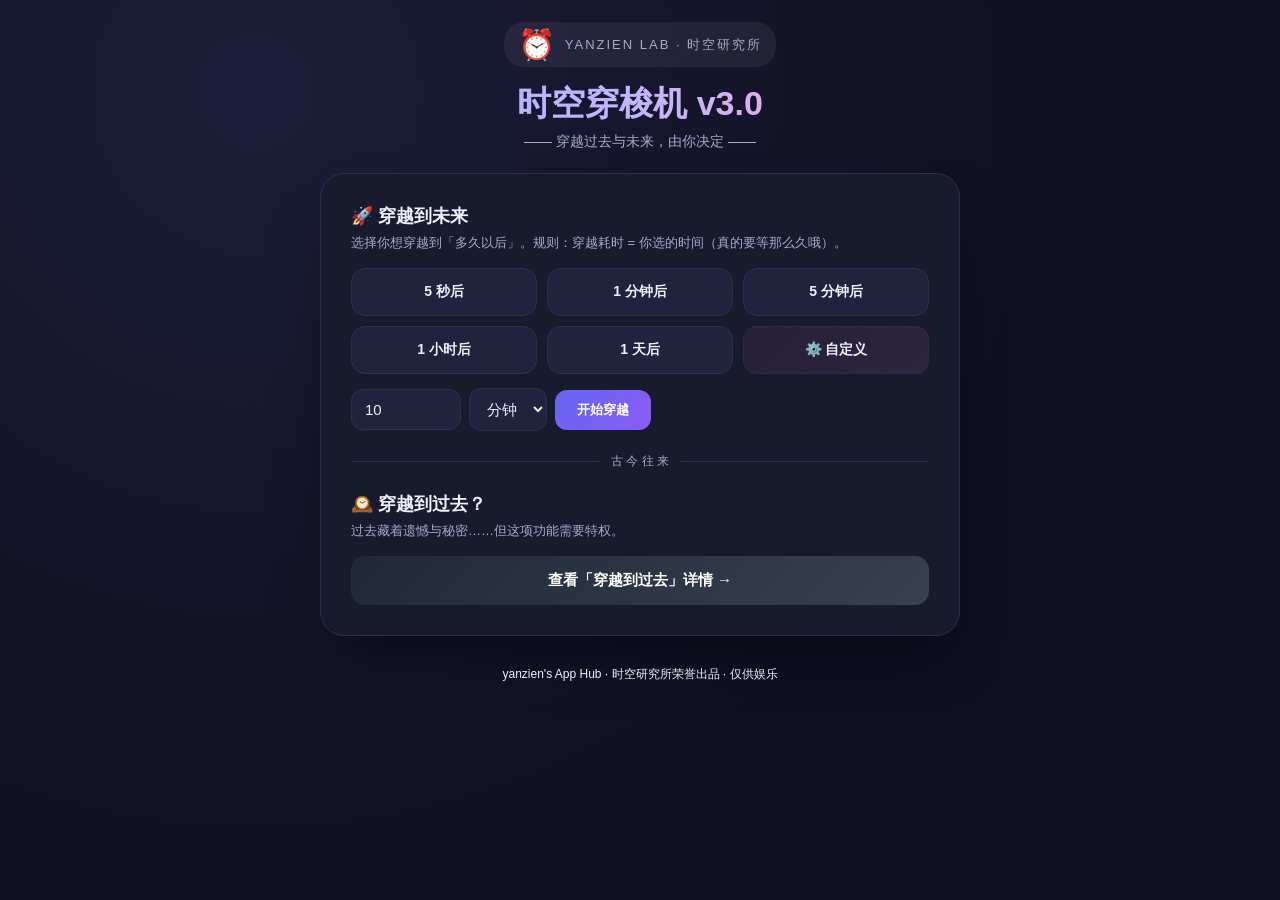
<file: time-machine.html>
<!DOCTYPE html>
<html lang="zh-CN">
<head>
<meta charset="UTF-8">
<meta name="viewport" content="width=device-width, initial-scale=1.0">
<title>⏰ 时空穿梭机 v3.0 · yanzien Lab</title>
<link rel="icon" href="data:image/svg+xml,<svg xmlns='http://www.w3.org/2000/svg' viewBox='0 0 100 100'><text y='.9em' font-size='90'>⏰</text></svg>">
<style>
:root{
  --p:#6366f1;--p2:#8b5cf6;--p3:#ec4899;--a:#f59e0b;
  --ok:#10b981;--danger:#ef4444;--warn:#f97316;
  --bg:#0f1020;--card:#181a2e;--card2:#20233e;--ink:#eef0ff;--ink2:#a6abce;--line:#2c2f50;
}
*{margin:0;padding:0;box-sizing:border-box}
html,body{height:100%}
body{
  font-family:"PingFang SC","Microsoft YaHei",-apple-system,sans-serif;
  background:radial-gradient(circle at 20% 10%,#1c1d3a,#0f1020 60%);
  color:var(--ink);min-height:100vh;display:flex;flex-direction:column;align-items:center;
  overflow-x:hidden;position:relative;
}
body::before{content:"";position:fixed;inset:0;background-image:radial-gradient(1px 1px at 20% 30%,#fff3,transparent),radial-gradient(1px 1px at 70% 60%,#fff2,transparent),radial-gradient(1.5px 1.5px at 40% 80%,#fff2,transparent);opacity:.5;pointer-events:none}

.top{width:100%;max-width:640px;padding:22px;text-align:center;position:relative;z-index:2}
.brand{display:inline-flex;align-items:center;gap:8px;font-size:13px;letter-spacing:2px;color:var(--ink2);background:#ffffff10;padding:5px 14px;border-radius:20px;margin-bottom:14px}
.logo{font-size:30px;animation:spin 8s linear infinite}
@keyframes spin{to{transform:rotate(360deg)}}
h1{font-size:34px;font-weight:800;background:linear-gradient(120deg,#a5b4fc,#c4b5fd,#f9a8d4);-webkit-background-clip:text;-webkit-text-fill-color:transparent;margin-bottom:6px}
.sub{color:var(--ink2);font-size:14px}

.panel{width:100%;max-width:640px;background:var(--card);border:1px solid var(--line);border-radius:24px;padding:30px;margin:0 0 20px;box-shadow:0 30px 60px -20px #0008;position:relative;z-index:2;animation:rise .5s ease}
@keyframes rise{from{opacity:0;transform:translateY(20px)}to{opacity:1;transform:none}}
.ptitle{font-size:18px;font-weight:700;margin-bottom:6px;display:flex;align-items:center;gap:8px}
.phint{font-size:13px;color:var(--ink2);margin-bottom:16px}

.opts{display:grid;grid-template-columns:repeat(3,1fr);gap:10px}
.opt{padding:14px 8px;border:1px solid var(--line);background:var(--card2);border-radius:14px;color:var(--ink);font-size:14px;font-weight:600;cursor:pointer;transition:.22s;font-family:inherit}
.opt:hover{border-color:var(--p2);background:#2a2d4e;transform:translateY(-2px)}
.opt.custom{background:linear-gradient(135deg,#26203a,#2e2440);border-style:dashed}
.divider{display:flex;align-items:center;gap:12px;color:var(--ink2);font-size:12px;margin:22px 0}
.divider::before,.divider::after{content:"";flex:1;height:1px;background:var(--line)}

.custom-row{display:flex;gap:8px;margin-top:14px;flex-wrap:wrap;align-items:center}
.custom-row input{padding:11px 13px;width:110px;border:1px solid var(--line);background:var(--card2);border-radius:12px;color:var(--ink);font-size:15px;font-family:inherit}
.custom-row select{padding:11px 13px;border:1px solid var(--line);background:var(--card2);border-radius:12px;color:var(--ink);font-size:15px;font-family:inherit}
.custom-row .go{padding:11px 22px;border:none;border-radius:12px;background:linear-gradient(135deg,var(--p),var(--p2));color:#fff;font-weight:700;cursor:pointer;font-family:inherit}
.past-btn{width:100%;padding:15px;border:none;border-radius:14px;background:linear-gradient(135deg,#1f2937,#374151);color:#fff;font-size:15px;font-weight:700;cursor:pointer;transition:.22s;font-family:inherit}
.past-btn:hover{transform:scale(1.02);box-shadow:0 10px 24px -8px #000a}

/* 穿越动画 */
#travel{display:none;flex-direction:column;align-items:center;justify-content:center;min-height:62vh;width:100%;max-width:640px;position:relative;z-index:2}
#travel.on{display:flex}
.scene{position:relative;width:240px;height:240px;display:flex;align-items:center;justify-content:center}
.ring{position:absolute;border-radius:50%;border:3px solid transparent;animation:rspin 2s linear infinite;filter:drop-shadow(0 0 8px currentColor)}
.r1{width:240px;height:240px;border-top-color:#ef4444;border-right-color:#f97316;color:#ef4444;animation-duration:1.6s}
.r2{width:190px;height:190px;border-right-color:#eab308;border-bottom-color:#84cc16;color:#eab308;animation-duration:1.3s;animation-direction:reverse}
.r3{width:140px;height:140px;border-bottom-color:#06b6d4;border-left-color:#3b82f6;color:#06b6d4;animation-duration:1s}
.r4{width:92px;height:92px;border-left-color:#8b5cf6;border-top-color:#d946ef;color:#8b5cf6;animation-duration:.8s;animation-direction:reverse}
.r5{width:46px;height:46px;border-top-color:#ec4899;border-bottom-color:#f43f5e;color:#ec4899;animation-duration:.5s}
@keyframes rspin{to{transform:rotate(360deg)}}
.tlabel{position:relative;z-index:3;font-weight:800;font-size:15px;color:#fff;text-shadow:0 0 12px #fff6;animation:blink .7s ease-in-out infinite;text-align:center;line-height:1.5}
@keyframes blink{50%{opacity:.35}}
.flash{position:absolute;inset:0;background:conic-gradient(from 0deg,#ef4444,#f59e0b,#eab308,#22c55e,#06b6d4,#3b82f6,#8b5cf6,#ec4899,#ef4444);opacity:.18;animation:flashspin 3s linear infinite;mix-blend-mode:screen;border-radius:24px;pointer-events:none}
@keyframes flashspin{to{transform:rotate(360deg)}}
.prog-wrap{width:100%;max-width:420px;margin-top:34px}
.prog-label{display:flex;justify-content:space-between;font-size:13px;color:var(--warn);font-weight:700;margin-bottom:8px;animation:blink 1s infinite}
.prog-bar{height:14px;background:#0009;border:1px solid var(--line);border-radius:8px;overflow:hidden}
.prog-fill{height:100%;width:0;background:linear-gradient(90deg,#ef4444,#f59e0b,#eab308,#22c55e,#06b6d4,#3b82f6,#8b5cf6,#ec4899);background-size:300% 100%;animation:rainbow 1.2s linear infinite;border-radius:8px;transition:width .1s linear}
@keyframes rainbow{to{background-position:300% 0}}
.prog-pct{text-align:right;font-size:13px;color:var(--ink2);margin-top:6px}
.abort{margin-top:20px;padding:11px 26px;background:#2a1320;color:#fda4af;border:1px solid var(--danger);border-radius:12px;font-weight:700;cursor:pointer;font-family:inherit}
.abort:hover{background:var(--danger);color:#fff}

/* 成功（妥善结尾） */
#success{display:none;text-align:center;animation:rise .5s}
#success.on{display:block}
.s-ico{font-size:72px;animation:pop .6s}
@keyframes pop{0%{transform:scale(0)}70%{transform:scale(1.3)}100%{transform:scale(1)}}
.s-title{font-size:26px;font-weight:800;color:var(--ok);margin:10px 0}
.s-detail{color:var(--ink2);font-size:15px;margin-bottom:14px}
.s-time{font-size:13px;color:var(--ink);background:var(--card2);border:1px solid var(--line);border-radius:12px;padding:10px 16px;margin-bottom:14px;display:inline-block}
.s-fact{background:#10261c;border:1px solid #1c4030;border-radius:14px;padding:14px;font-size:13px;color:#86efac;margin-bottom:18px;line-height:1.6}
.s-again{padding:12px 30px;border:none;border-radius:13px;background:linear-gradient(135deg,var(--p),var(--p2));color:#fff;font-weight:700;cursor:pointer;font-family:inherit;margin:4px}
.s-home{padding:12px 30px;border:1px solid var(--line);border-radius:13px;background:transparent;color:var(--ink2);font-weight:700;cursor:pointer;font-family:inherit;margin:4px;text-decoration:none;display:inline-block}
.s-home:hover{background:var(--card2);color:var(--ink)}

/* VIP 弹窗 */
.vip-modal{position:fixed;inset:0;z-index:200;background:rgba(10,10,25,.7);backdrop-filter:blur(8px);display:none;align-items:center;justify-content:center;padding:20px;animation:fade .25s}
.vip-modal.on{display:flex}
@keyframes fade{from{opacity:0}to{opacity:1}}
.vip-card{width:560px;max-width:94vw;max-height:90vh;overflow:auto;background:linear-gradient(180deg,#1c1f38,#16182c);border:1px solid #3a3d65;border-radius:24px;padding:30px;position:relative;box-shadow:0 40px 80px -20px #000a;animation:pop .3s}
.vip-x{position:absolute;top:14px;right:14px;width:34px;height:34px;border:none;background:#ffffff18;border-radius:50%;font-size:22px;cursor:pointer;color:var(--ink2);transition:.2s}
.vip-x:hover{background:var(--danger);color:#fff;transform:rotate(90deg)}
.vip-badge{display:inline-block;padding:5px 16px;background:linear-gradient(135deg,#fbbf24,#f59e0b);color:#5a3500;font-weight:800;letter-spacing:2px;border-radius:20px;font-size:12px;margin-bottom:14px}
.vip-title{font-size:24px;font-weight:800;margin-bottom:4px}
.vip-sub{color:var(--ink2);margin-bottom:18px}
.vip-feat{text-align:left;background:var(--card2);border:1px solid var(--line);border-radius:14px;padding:18px;margin-bottom:20px}
.vip-feat div{padding:6px 0;font-size:14px}
.vip-feat .off{color:var(--muted);text-decoration:line-through}
.plans{display:grid;grid-template-columns:repeat(3,1fr);gap:12px;margin-bottom:20px}
.plan{background:var(--card2);border:1px solid var(--line);border-radius:16px;padding:18px 12px;text-align:center;position:relative;transition:.22s}
.plan:hover{transform:translateY(-3px);border-color:var(--p2)}
.plan.hot{border-color:var(--a);background:linear-gradient(180deg,#2a2410,#221d12);transform:scale(1.04)}
.plan .ribbon{position:absolute;top:-11px;left:50%;transform:translateX(-50%);background:var(--danger);color:#fff;font-size:10px;font-weight:700;padding:2px 10px;border-radius:10px;white-space:nowrap}
.plan .pn{font-size:13px;font-weight:700;margin-bottom:8px}
.plan .pp{font-size:30px;font-weight:800;color:#fbbf24}
.plan .pp small{font-size:15px;vertical-align:super}
.plan .pd{font-size:11px;color:var(--ink2);margin:6px 0 12px}
.plan button{width:100%;padding:9px;border:none;border-radius:10px;background:linear-gradient(135deg,var(--p),var(--p2));color:#fff;font-weight:700;cursor:pointer;font-family:inherit;font-size:13px}
.plan.hot button{background:linear-gradient(135deg,#f59e0b,#f97316)}
.vip-back{display:block;margin:0 auto;padding:9px 26px;background:transparent;border:1px solid var(--line);border-radius:12px;color:var(--ink2);cursor:pointer;font-family:inherit;font-size:14px}
.vip-back:hover{background:var(--card2);color:var(--ink)}

/* 支付弹窗 */
#pay{display:none}
.pay-title{font-size:22px;font-weight:800;margin-bottom:6px}
.pay-who{color:var(--ink2);font-size:14px;margin-bottom:18px}
.qr{width:240px;height:240px;margin:0 auto 16px;background:#fff;border-radius:16px;display:flex;align-items:center;justify-content:center;overflow:hidden;border:3px solid #fbbf24}
.qr img{width:100%;height:100%;object-fit:contain}
.qr .ph{text-align:center;color:#666;line-height:1.8;font-size:13px;padding:0 14px}
.pay-note{font-size:13px;color:var(--ink2);margin-bottom:6px}
.pay-fine{font-size:11px;color:var(--muted);font-style:italic}

/* 警告 */
#warn{display:none;text-align:center}
#warn.on{display:block}
.w-ico{font-size:56px;animation:shake .5s infinite}
@keyframes shake{25%{transform:rotate(-10deg)}75%{transform:rotate(10deg)}}
#warn h2{color:var(--danger);font-size:24px;margin:8px 0}
#warn p{color:var(--ink2)}
.w-list{text-align:left;display:inline-block;margin:14px 0;color:#fca5a5;font-size:14px;padding-left:18px}
.w-q{font-weight:700;font-size:16px;margin:14px 0;color:var(--ink)}
.w-acts{display:flex;gap:12px;justify-content:center;margin-top:18px}
.w-y{padding:11px 26px;background:var(--danger);color:#fff;border:none;border-radius:12px;font-weight:700;cursor:pointer;font-family:inherit}
.w-y:hover{background:#dc2626}
.w-n{padding:11px 26px;background:var(--card2);color:var(--ink);border:1px solid var(--line);border-radius:12px;font-weight:700;cursor:pointer;font-family:inherit}
.w-n:hover{background:var(--line)}

.foot{color:var(--muted);font-size:12px;margin:10px 0 30px;text-align:center;position:relative;z-index:2}
</style>
</head>
<body>

<div class="top">
  <div class="brand"><span class="logo">⏰</span> <span data-tm="tm-brand">YANZIEN LAB · 时空研究所</span></div>
  <h1 data-tm="tm-title">时空穿梭机 v3.0</h1>
  <div class="sub" data-tm="tm-sub">—— 穿越过去与未来，由你决定 ——</div>
</div>

<!-- 主面板 -->
<div class="panel" id="main">
  <div class="ptitle" data-tm="tm-future-title">🚀 穿越到未来</div>
  <div class="phint" data-tm="tm-future-hint">选择你想穿越到「多久以后」。规则：穿越耗时 = 你选的时间（真的要等那么久哦）。</div>
  <div class="opts">
    <button class="opt" data-t="5" data-u="seconds">5 秒后</button>
    <button class="opt" data-t="1" data-u="minutes">1 分钟后</button>
    <button class="opt" data-t="5" data-u="minutes">5 分钟后</button>
    <button class="opt" data-t="1" data-u="hours">1 小时后</button>
    <button class="opt" data-t="1" data-u="days">1 天后</button>
    <button class="opt custom" data-tm="tm-custom-btn" onclick="toggleCustom()">⚙️ 自定义</button>
  </div>
  <div class="custom-row hidden" id="customRow">
    <input type="number" id="cval" min="1" max="999999" value="10">
    <select id="cunit"><option value="seconds">秒</option><option value="minutes" selected>分钟</option><option value="hours">小时</option><option value="days">天</option></select>
    <button class="go" onclick="startCustom()">开始穿越</button>
  </div>

  <div class="divider" data-tm="tm-divider">古 今 往 来</div>

  <div class="ptitle" data-tm="tm-past-title">🕰️ 穿越到过去？</div>
  <div class="phint" data-tm="tm-past-hint">过去藏着遗憾与秘密……但这项功能需要特权。</div>
  <button class="past-btn" data-tm="tm-past-btn" onclick="openVip()">查看「穿越到过去」详情 →</button>
</div>

<!-- 穿越动画 -->
<div id="travel">
  <div class="flash"></div>
  <div class="scene">
    <div class="ring r1"></div><div class="ring r2"></div><div class="ring r3"></div>
    <div class="ring r4"></div><div class="ring r5"></div>
    <div class="tlabel" id="tlabel">穿越中…</div>
  </div>
  <div class="prog-wrap">
    <div class="prog-label"><span data-tm="tm-unstable">⚠️ 时空不稳定</span><span id="pstate">折叠中</span></div>
    <div class="prog-bar"><div class="prog-fill" id="pfill"></div></div>
    <div class="prog-pct" id="ppct">0%</div>
  </div>
  <button class="abort hidden" id="abortBtn" onclick="askAbort()">🚪 中途退出</button>
</div>

<!-- 成功（妥善结尾） -->
<div class="panel" id="success">
  <div class="s-ico">🎉</div>
  <div class="s-title" id="sTitle">穿越成功！</div>
  <div class="s-detail" id="sDetail"></div>
  <div class="s-time" id="sTime"></div>
  <div class="s-fact" id="sFact"></div>
  <div>
    <button class="s-again" onclick="reset()">⏰ 再穿越一次</button>
    <a class="s-home" href="index.html">🏠 回到首页</a>
  </div>
</div>

<!-- 警告 -->
<div class="panel" id="warn">
  <div class="w-ico">⚠️</div>
  <h2 data-tm="tm-warn-title">警告！</h2>
  <p data-tm="tm-warn-desc">中途退出穿越可能导致以下后果：</p>
  <ul class="w-list">
    <li data-tm="tm-warn-1">时空裂缝扩大</li>
    <li data-tm="tm-warn-2">平行宇宙分裂</li>
    <li data-tm="tm-warn-3">你变成两个你</li>
    <li data-tm="tm-warn-4">蝴蝶效应引发第三次世界大战</li>
  </ul>
  <div class="w-q" data-tm="tm-warn-q">确定要退出吗？</div>
  <div class="w-acts">
    <button class="w-y" onclick="doAbort()">确定退出</button>
    <button class="w-n" onclick="show('travel')">继续穿越</button>
  </div>
</div>

<!-- VIP 弹窗（替代原下方页面） -->
<div class="vip-modal" id="vipModal">
  <div class="vip-card">
    <button class="vip-x" onclick="closeVip()">×</button>
    <div style="text-align:center">
      <span class="vip-badge">👑 PREMIUM</span>
      <div class="vip-title" data-tm="tm-vip-title">穿越到过去 · 特权会员</div>
      <div class="vip-sub" data-tm="tm-vip-sub">此功能需开通「时空特权会员」后方可使用</div>
      <div class="vip-feat">
        <div data-tm="tm-feat-1">✅ 无限次穿越到任意过去时间点</div>
        <div data-tm="tm-feat-2">✅ 自定义历史时刻（精确到秒）</div>
        <div data-tm="tm-feat-3">✅ 改变历史轨迹（效果待观测）</div>
        <div data-tm="tm-feat-4">✅ 优先客服 & 专属通道</div>
        <div class="off" data-tm="tm-feat-5">❌ 修复人生遗憾（研发中，敬请期待）</div>
      </div>
      <div class="plans">
        <div class="plan hot">
          <div class="ribbon">🔥 限时特惠</div>
          <div class="pn" data-tm="tm-plan1-name">首充体验</div>
          <div class="pp"><small>¥</small>0.1</div>
          <div class="pd" data-tm="tm-plan1-desc">半个月 · 新用户专享</div>
          <button onclick="pay()">立即开通</button>
        </div>
        <div class="plan">
          <div class="pn" data-tm="tm-plan2-name">连续包月</div>
          <div class="pp"><small>¥</small>5</div>
          <div class="pd" data-tm="tm-plan2-desc">每月自动续费</div>
          <button onclick="pay()">立即开通</button>
        </div>
        <div class="plan">
          <div class="pn" data-tm="tm-plan3-name">年度尊享</div>
          <div class="pp"><small>¥</small>50</div>
          <div class="pd" data-tm="tm-plan3-desc">省 ¥10 · 最划算</div>
          <button onclick="pay()">立即开通</button>
        </div>
      </div>
      <button class="vip-back" onclick="closeVip()">← 返回</button>
    </div>
  </div>
</div>

<!-- 支付（在 VIP 弹窗内切换展示） -->
<div class="vip-modal" id="payModal">
  <div class="vip-card" style="text-align:center">
    <button class="vip-x" onclick="closePay()">×</button>
    <div class="pay-title" data-tm="tm-pay-title">💳 请加 Young 微信付款</div>
    <div class="pay-who" data-tm="tm-pay-who">付款后截图发给 Young 验证，验证通过即刻开通会员~</div>
    <div class="qr">
      <img src="assets/young-wechat.png" alt="Young微信好友二维码" onerror="this.parentNode.innerHTML='<div class=\'ph\'>📱 请加 Young 微信好友<br>付款后截图验证开通</div>'">
    </div>
    <div class="pay-note" data-tm="tm-pay-note">支持微信好友转账 / 扫码付款，金额以所选套餐为准</div>
    <div class="pay-fine" data-tm="tm-pay-fine">* 本支付为真实有效支付（确信）（绝对不是我了骗你加个微信）</div>
    <button class="vip-back" style="margin-top:16px" onclick="backToVip()">← 返回套餐</button>
  </div>
</div>

<div class="foot" data-tm="tm-foot">yanzien's App Hub · 时空研究所荣誉出品 · 仅供娱乐</div>

<script src="js/tm-done.js"></script>
<script>
let timer=null,start=0,dur=0,abortable=false,curT=5,curU='seconds';
const UNIT={seconds:1000,minutes:60000,hours:3600000,days:86400000};
const UNIT_CN={seconds:'秒',minutes:'分钟',hours:'小时',days:'天'};
function fmt(ms){if(ms<1000)return ms+'毫秒';if(ms<60000)return Math.round(ms/1000)+'秒';if(ms<3600000)return Math.round(ms/60000)+'分钟';if(ms<86400000)return Math.round(ms/3600000)+'小时';return Math.round(ms/86400000)+'天';}

function show(id){
  ['main','travel','success','warn'].forEach(p=>{document.getElementById(p).classList.remove('on');document.getElementById(p).style.display='none';});
  if(id==='travel'){document.getElementById('travel').style.display='flex';document.getElementById('travel').classList.add('on');}
  else{document.getElementById(id).style.display='block';document.getElementById(id).classList.add('on');}
  window.scrollTo({top:0,behavior:'smooth'});
}
function hideAll(){['main','travel','success','warn'].forEach(p=>{document.getElementById(p).style.display='none';document.getElementById(p).classList.remove('on');});}

document.querySelectorAll('.opt[data-t]').forEach(b=>b.addEventListener('click',()=>startTravel(parseInt(b.dataset.t),b.dataset.u)));
function toggleCustom(){document.getElementById('customRow').classList.toggle('hidden');}
function startCustom(){
  const v=parseInt(document.getElementById('cval').value);
  const u=document.getElementById('cunit').value;
  if(!v||v<1){alert('请输入有效时间');return;}
  startTravel(v,u);
}
function startTravel(t,u){
  curT=t;curU=u;dur=t*UNIT[u];start=Date.now();
  abortable=dur>=30000;
  hideAll();
  show('travel');
  document.getElementById('tlabel').textContent='穿越到 '+t+UNIT_CN[u]+' 后…';
  document.getElementById('pstate').textContent='折叠中';
  const fill=document.getElementById('pfill'),pct=document.getElementById('ppct');
  fill.style.width='0%';pct.textContent='0%';
  document.getElementById('abortBtn').classList.toggle('hidden',!abortable);
  if(timer)clearInterval(timer);
  timer=setInterval(()=>{
    const el=Date.now()-start, p=Math.min(el/dur*100,100);
    fill.style.width=p+'%';pct.textContent=Math.round(p)+'%';
    document.getElementById('pstate').textContent = p<50?'折叠中':(p<90?'穿越中':'重组中');
    if(p>=100){clearInterval(timer);timer=null;done(t,u);}
  },50);
}
function done(t,u){
  const now=new Date();
  let key;
  if(u==='seconds'&&t<=5) key='sec';
  else if(u==='minutes'&&t===1) key='min1';
  else if(u==='minutes'&&t===5) key='min5';
  else if(u==='hours') key='hours';
  else if(u==='days') key='days';
  else key='custom';
  const c = (window.TM_DONE && TM_DONE[key]) ? TM_DONE[key] : {msg:'🎉 恭喜你穿越成功！',det:'',fact:''};
  const rep = s => (s||'').replace(/\{t\}/g,t).replace(/\{h\}/g,t*24).replace(/\{m\}/g,t*1440).replace(/\{dur\}/g,fmt(dur));
  document.getElementById('sTitle').textContent=rep(c.msg);
  document.getElementById('sDetail').textContent=rep(c.det);
  document.getElementById('sTime').textContent='⏱ 当前时间：'+now.toLocaleString('zh-CN');
  document.getElementById('sFact').textContent=rep(c.fact);
  show('success');
}
function askAbort(){show('warn');}
function doAbort(){
  const el=Date.now()-start;clearInterval(timer);timer=null;
  const c = (window.TM_DONE && TM_DONE.abort) ? TM_DONE.abort : {title:'⏹ 你中途退出了',det:'',fact:''};
  const rep = s => (s||'').replace(/\{el\}/g,fmt(el));
  document.getElementById('sTitle').textContent=rep(c.title);
  document.getElementById('sDetail').textContent=rep(c.det);
  document.getElementById('sTime').textContent='⏱ 当前时间：'+new Date().toLocaleString('zh-CN');
  document.getElementById('sFact').textContent=rep(c.fact);
  show('success');
}
function reset(){hideAll();document.getElementById('main').style.display='block';document.getElementById('main').classList.add('on');document.getElementById('customRow').classList.add('hidden');document.getElementById('abortBtn').classList.add('hidden');window.scrollTo({top:0,behavior:'smooth'});}

/* VIP 弹窗控制 */
function openVip(){document.getElementById('vipModal').classList.add('on');document.body.style.overflow='hidden';}
function closeVip(){document.getElementById('vipModal').classList.remove('on');document.body.style.overflow='';}
function pay(){document.getElementById('vipModal').classList.remove('on');document.getElementById('payModal').classList.add('on');}
function closePay(){document.getElementById('payModal').classList.remove('on');document.body.style.overflow='';}
function backToVip(){document.getElementById('payModal').classList.remove('on');document.getElementById('vipModal').classList.add('on');}

/* 点击遮罩关闭 */
document.getElementById('vipModal').addEventListener('click',e=>{if(e.target===document.getElementById('vipModal'))closeVip();});
document.getElementById('payModal').addEventListener('click',e=>{if(e.target===document.getElementById('payModal'))closePay();});
document.addEventListener('keydown',e=>{if(e.key==='Escape'){closeVip();closePay();}});
</script>
</body>
</html>
</file>
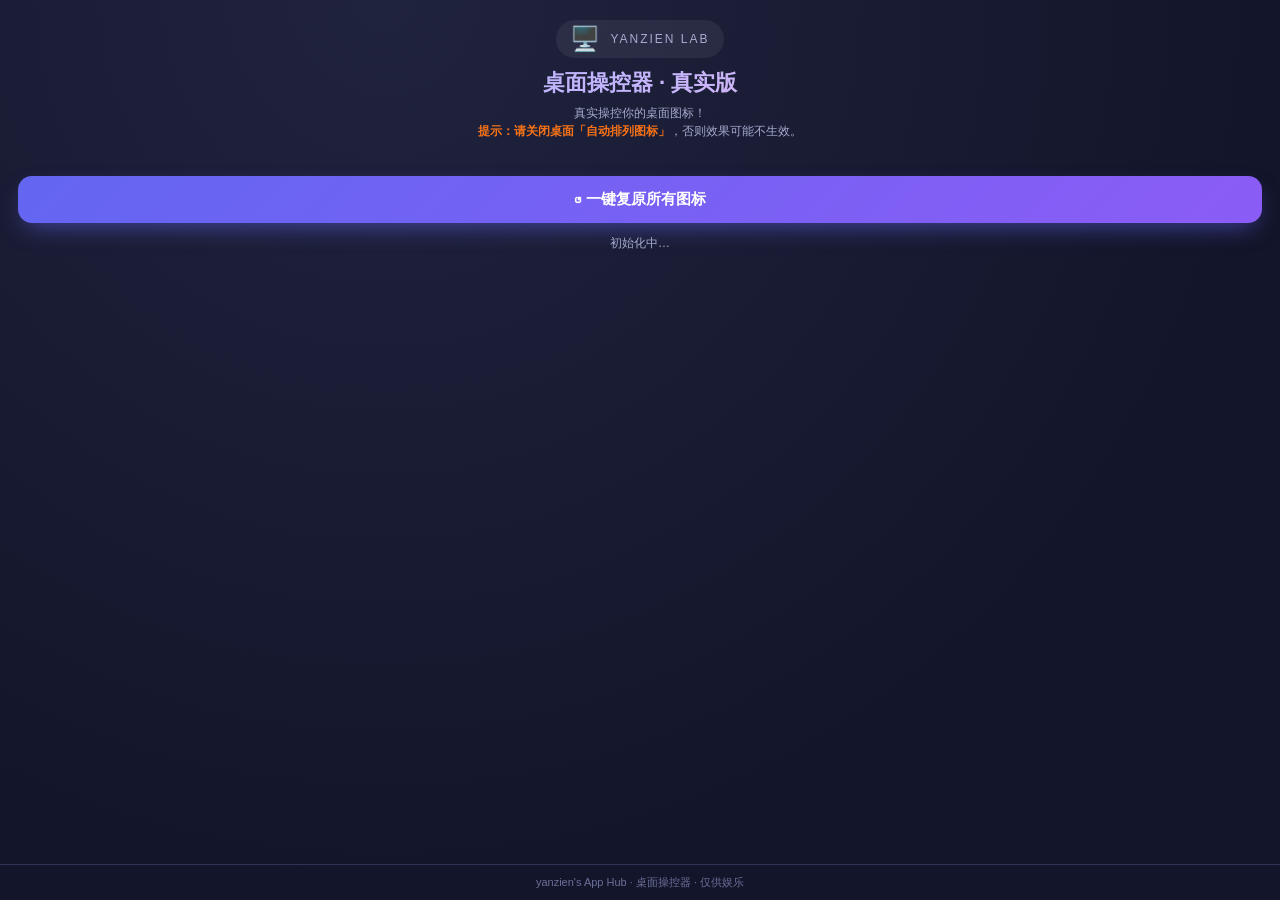
<file: desktop_app/ui.html>
<!DOCTYPE html>
<html lang="zh-CN">
<head>
<meta charset="UTF-8">
<title>桌面操控器</title>
<style>
:root{--bg:#13152a;--card:#1c1f3a;--card2:#252945;--ink:#eef0ff;--ink2:#a6abce;--line:#2e3258;--p:#6366f1;--p2:#8b5cf6;--ok:#10b981;--warn:#f97316;--danger:#ef4444}
*{margin:0;padding:0;box-sizing:border-box}
body{font-family:"PingFang SC","Microsoft YaHei",sans-serif;background:radial-gradient(circle at 30% 0%,#20233e,#13152a 70%);color:var(--ink);height:100vh;display:flex;flex-direction:column;overflow:hidden}
.head{padding:20px 22px 12px;text-align:center}
.brand{display:inline-flex;align-items:center;gap:8px;font-size:12px;letter-spacing:2px;color:var(--ink2);background:#ffffff10;padding:5px 14px;border-radius:20px}
.logo{font-size:24px;animation:spin 9s linear infinite}
@keyframes spin{to{transform:rotate(360deg)}}
h1{font-size:22px;font-weight:800;margin-top:10px;background:linear-gradient(120deg,#a5b4fc,#c4b5fd,#f9a8d4);-webkit-background-clip:text;-webkit-text-fill-color:transparent}
.tip{font-size:12px;color:var(--ink2);margin-top:6px;line-height:1.5}
.tip b{color:var(--warn)}
.body{flex:1;overflow-y:auto;padding:8px 18px 18px}
.grid{display:grid;grid-template-columns:1fr 1fr;gap:12px}
.tool{background:var(--card);border:1px solid var(--line);border-radius:16px;padding:16px;text-align:center;transition:.22s}
.tool:hover{border-color:var(--p2);transform:translateY(-2px)}
.tool.run{background:#10261c;border-color:var(--ok)}
.tool .ti{font-size:32px}
.tool .tn{font-weight:700;font-size:14px;margin:4px 0 2px}
.tool .td{font-size:11px;color:var(--ink2);margin-bottom:10px;min-height:28px}
.tool button{width:100%;padding:9px;border:none;border-radius:11px;font-weight:700;font-size:13px;cursor:pointer;font-family:inherit;transition:.2s}
.tool .start{background:var(--p);color:#fff}
.tool .start:hover{background:var(--p2)}
.tool .stop{background:var(--warn);color:#fff}
.tool .stop:hover{background:#ea580c}
.restore{margin-top:16px;width:100%;padding:14px;border:none;border-radius:14px;background:linear-gradient(135deg,var(--p),var(--p2));color:#fff;font-weight:800;font-size:15px;cursor:pointer;font-family:inherit;box-shadow:0 10px 24px -8px #6366f199}
.restore:hover{transform:translateY(-2px)}
.status{margin-top:12px;text-align:center;font-size:12px;color:var(--ink2);min-height:18px}
.status.err{color:#fca5a5}
.foot{padding:10px;text-align:center;font-size:11px;color:var(--muted);color:#6b7099;border-top:1px solid var(--line)}
</style>
</head>
<body>
<div class="head">
  <div class="brand"><span class="logo">🖥️</span> YANZIEN LAB</div>
  <h1>桌面操控器 · 真实版</h1>
  <div class="tip">真实操控你的桌面图标！<br><b>提示：请关闭桌面「自动排列图标」</b>，否则效果可能不生效。</div>
</div>
<div class="body">
  <div class="grid" id="grid"></div>
  <button class="restore" onclick="stopAll()">↺ 一键复原所有图标</button>
  <div class="status" id="status">初始化中…</div>
</div>
<div class="foot">yanzien's App Hub · 桌面操控器 · 仅供娱乐</div>

<script>
const TOOLS=[
  {id:'gravity',icon:'🌍',name:'桌面重力器',desc:'图标像被地球吸引一样掉落堆叠'},
  {id:'zeroG',icon:'🛸',name:'桌面失重器',desc:'图标在桌面漂浮游动'},
  {id:'fight',icon:'🥊',name:'图标打架器',desc:'图标互相追逐碰撞'},
  {id:'hide',icon:'🙈',name:'图标消失器',desc:'图标逐渐移出视野（消失）'},
  {id:'mouse',icon:'👆',name:'鼠标寻找器',desc:'箭头实时指向鼠标位置'},
];
const running=new Set();
function render(){
  document.getElementById('grid').innerHTML=TOOLS.map(t=>`
    <div class="tool ${running.has(t.id)?'run':''}" id="t-${t.id}">
      <div class="ti">${t.icon}</div>
      <div class="tn">${t.name}</div>
      <div class="td">${t.desc}</div>
      <button class="start" onclick="toggle('${t.id}')">▶ 开始</button>
      <button class="stop hidden" onclick="toggle('${t.id}')">↺ 恢复</button>
    </div>`).join('');
}
function setStatus(msg,err){const s=document.getElementById('status');s.textContent=msg;s.className='status'+(err?' err':'');}
async function toggle(id){
  const card=document.getElementById('t-'+id);
  if(running.has(id)){
    const r=await window.pywebview.api.stop(id);
    running.delete(id);
  }else{
    const r=await window.pywebview.api.start(id);
    if(r&&r.ok){running.add(id);}
    else{setStatus('启动失败：'+(r&&r.error||'未知'),true);return;}
  }
  render();
}
async function stopAll(){
  const r=await window.pywebview.api.stop_all();
  running.clear();render();
  setStatus(r&&r.ok?'已复原所有图标 ✅':'复原完成',false);
}
window.addEventListener('pywebviewready',async()=>{
  render();
  const r=await window.pywebview.api.ready();
  if(r&&r.ok){
    if(r.count>0){
      setStatus('已连接桌面 · 检测到 '+r.count+' 个图标 · 分辨率 '+r.w+'×'+r.h,false);
    }else{
      setStatus('⚠️ 检测到 0 个图标（请确认桌面有图标且未勾选「自动排列图标」）',true);
      if(r.debug) console.log('DEBUG:',r.debug);
    }
  }else{
    setStatus('⚠️ 未找到桌面图标：'+(r&&r.error||'未知错误'),true);
    if(r&&r.debug) console.log('DEBUG:',r.debug);
  }
});
</script>
</body>
</html>
</file>
<file: css/style.css>
/* ============ Young's App Hub · 精修样式 ============ */
:root{
  --bg:#f4f5fb;
  --bg2:#eef0f8;
  --card:#ffffff;
  --ink:#1a1c2e;
  --ink2:#5a5f7a;
  --muted:#9aa0bd;
  --line:#e7e9f5;
  --p:#6366f1;
  --p2:#8b5cf6;
  --a:#f59e0b;
  --g1:#6366f1;--g2:#a855f7;--g3:#ec4899;
  --ok:#10b981;--warn:#f97316;--danger:#ef4444;
  --shadow:0 10px 30px -12px rgba(40,40,90,.25);
  --shadow-lg:0 24px 60px -20px rgba(40,40,90,.35);
  --r:18px;
  --font:"PingFang SC","Microsoft YaHei",-apple-system,BlinkMacSystemFont,"Segoe UI",sans-serif;
}
*{margin:0;padding:0;box-sizing:border-box}
html{scroll-behavior:smooth}
body{
  font-family:var(--font);
  background:var(--bg);
  color:var(--ink);
  line-height:1.6;
  min-height:100vh;
  overflow-x:hidden;
  position:relative;
}
/* 背景光斑 */
.bg-orbs{position:fixed;inset:0;z-index:0;pointer-events:none;overflow:hidden}
.orb{position:absolute;border-radius:50%;filter:blur(70px);opacity:.5;animation:drift 18s ease-in-out infinite}
.orb-1{width:420px;height:420px;background:#c7d2fe;top:-120px;left:-80px}
.orb-2{width:380px;height:380px;background:#fbcfe8;bottom:-120px;right:-60px;animation-delay:-6s}
.orb-3{width:300px;height:300px;background:#fde68a;top:40%;left:55%;animation-delay:-12s;opacity:.35}
@keyframes drift{0%,100%{transform:translate(0,0) scale(1)}50%{transform:translate(40px,-30px) scale(1.12)}}

/* 导航 */
.top-nav{position:sticky;top:0;z-index:50;backdrop-filter:blur(18px);background:rgba(255,255,255,.7);border-bottom:1px solid var(--line)}
.nav-inner{max-width:1180px;margin:0 auto;display:flex;align-items:center;gap:20px;padding:14px 24px}
.nav-brand{display:flex;align-items:center;gap:10px}
.brand-logo{font-size:26px;filter:drop-shadow(0 4px 8px rgba(99,102,241,.4));animation:float 3s ease-in-out infinite}
.brand-text{font-size:19px;font-weight:700;letter-spacing:.3px}
.brand-text b{background:linear-gradient(135deg,var(--g1),var(--g3));-webkit-background-clip:text;-webkit-text-fill-color:transparent}
.nav-links{display:flex;gap:4px;margin-left:auto;background:rgba(255,255,255,.6);padding:5px;border-radius:14px;border:1px solid var(--line)}
.nav-link{padding:8px 16px;border-radius:10px;color:var(--ink2);font-weight:500;font-size:14px;cursor:pointer;transition:.25s;position:relative}
.nav-link:hover{color:var(--p);background:rgba(99,102,241,.08)}
.nav-link.active{color:#fff;background:linear-gradient(135deg,var(--g1),var(--p2));box-shadow:0 6px 16px -6px rgba(99,102,241,.6)}
.nav-status{display:flex;align-items:center;gap:7px;font-size:13px;color:#0f7a52;background:#e7f8ef;padding:6px 13px;border-radius:20px;white-space:nowrap}
.nav-status .dot{width:8px;height:8px;border-radius:50%;background:var(--ok);box-shadow:0 0 0 4px rgba(16,185,129,.2);animation:pulse 2s infinite}
@keyframes pulse{50%{opacity:.4}}
@keyframes float{50%{transform:translateY(-6px)}}

/* 主区 */
.main{position:relative;z-index:1;max-width:1180px;margin:0 auto;padding:36px 24px 60px}
.sec{display:none;animation:rise .5s ease}
.sec.active{display:block}
@keyframes rise{from{opacity:0;transform:translateY(18px)}to{opacity:1;transform:none}}

/* Hero */
.hero{display:grid;grid-template-columns:1.2fr .8fr;gap:30px;align-items:center;background:linear-gradient(135deg,#fff,#f7f8ff);border:1px solid var(--line);border-radius:28px;padding:54px;position:relative;overflow:hidden;box-shadow:var(--shadow)}
.hero-glow{position:absolute;inset:0;background:radial-gradient(circle at 80% 20%,rgba(168,85,247,.12),transparent 50%);pointer-events:none}
.hero-tag{display:inline-block;font-size:12px;letter-spacing:3px;color:var(--p);font-weight:700;background:rgba(99,102,241,.1);padding:5px 14px;border-radius:20px;margin-bottom:16px}
.hero-title{font-size:42px;line-height:1.2;font-weight:800;letter-spacing:-.5px}
.grad{background:linear-gradient(120deg,var(--g1),var(--g2),var(--g3));-webkit-background-clip:text;-webkit-text-fill-color:transparent;background-size:200% auto;animation:shine 4s linear infinite}
@keyframes shine{to{background-position:200% center}}
.hero-sub{margin:16px 0 26px;color:var(--ink2);font-size:16px}
.hero-cta{display:flex;gap:12px;flex-wrap:wrap}
.btn{padding:12px 24px;border:none;border-radius:13px;font-size:15px;font-weight:600;cursor:pointer;transition:.25s;font-family:inherit}
.btn-primary{background:linear-gradient(135deg,var(--g1),var(--p2));color:#fff;box-shadow:0 10px 24px -8px rgba(99,102,241,.6)}
.btn-primary:hover{transform:translateY(-2px);box-shadow:0 16px 32px -10px rgba(99,102,241,.7)}
.btn-ghost{background:#fff;color:var(--ink);border:1px solid var(--line)}
.btn-ghost:hover{border-color:var(--p);color:var(--p)}
.hero-stats{display:flex;gap:34px;margin-top:36px}
.hero-stats div{display:flex;flex-direction:column}
.hero-stats b{font-size:30px;font-weight:800;background:linear-gradient(135deg,var(--g1),var(--g3));-webkit-background-clip:text;-webkit-text-fill-color:transparent}
.hero-stats span{font-size:13px;color:var(--muted)}
.hero-art{position:relative;height:280px}
.float-card{position:absolute;width:120px;height:120px;background:rgba(255,255,255,.85);backdrop-filter:blur(10px);border:1px solid var(--line);border-radius:22px;display:flex;flex-direction:column;align-items:center;justify-content:center;gap:6px;font-size:38px;box-shadow:var(--shadow);animation:bob 4s ease-in-out infinite}
.float-card small{font-size:12px;color:var(--ink2);font-weight:600}
.float-card.c1{top:10px;left:10px;animation-delay:0s}
.float-card.c2{top:80px;right:0;animation-delay:-1.3s}
.float-card.c3{bottom:0;left:60px;animation-delay:-2.6s}
@keyframes bob{50%{transform:translateY(-14px)}}

/* 通用标题 */
.h2{font-size:24px;font-weight:800;letter-spacing:-.3px;margin-bottom:6px}
.sec-head{margin:34px 0 22px}
.sec-head p{color:var(--ink2);font-size:15px}
.quick{margin-top:34px}
.quick-grid{display:grid;grid-template-columns:repeat(auto-fit,minmax(260px,1fr));gap:18px}
.qcard{text-align:left;background:var(--card);border:1px solid var(--line);border-radius:var(--r);padding:24px;cursor:pointer;transition:.28s;font-family:inherit}
.qcard:hover{transform:translateY(-4px);box-shadow:var(--shadow-lg);border-color:#c7cbf5}
.qcard.accent{background:linear-gradient(135deg,#fffbeb,#fef3c7);border-color:#fcd34d}
.qcard.accent:hover{box-shadow:0 20px 44px -16px rgba(245,158,11,.5)}
.qicon{font-size:40px;margin-bottom:10px}
.qtitle{font-size:17px;font-weight:700;margin-bottom:4px}
.qdesc{font-size:13px;color:var(--ink2)}

/* 网页同步卡片 */
.repo-grid{display:grid;grid-template-columns:repeat(auto-fill,minmax(330px,1fr));gap:18px}
.rcard{background:var(--card);border:1px solid var(--line);border-radius:var(--r);padding:22px;cursor:pointer;transition:.28s;position:relative;overflow:hidden}
.rcard::before{content:"";position:absolute;top:0;left:0;right:0;height:3px;background:linear-gradient(90deg,var(--g1),var(--g3));transform:scaleX(0);transform-origin:left;transition:.3s}
.rcard:hover{transform:translateY(-4px);box-shadow:var(--shadow-lg);border-color:#c7cbf5}
.rcard:hover::before{transform:scaleX(1)}
.rcard.featured{border-left:4px solid var(--p);background:linear-gradient(180deg,#fafbff,#fff)}
.rc-top{display:flex;align-items:center;gap:12px;margin-bottom:10px}
.rc-ico{width:44px;height:44px;background:linear-gradient(135deg,#e0e7ff,#c7d2fe);border-radius:12px;display:flex;align-items:center;justify-content:center;font-size:22px;flex-shrink:0}
.rc-name{font-size:15px;font-weight:700;flex:1}
.rc-badge{font-size:11px;font-weight:700;padding:3px 10px;border-radius:12px;background:#eef0f8;color:var(--ink2)}
.rcard.featured .rc-badge{background:linear-gradient(135deg,var(--g1),var(--p2));color:#fff}
.rc-desc{font-size:13px;color:var(--ink2);line-height:1.55;margin-bottom:12px;display:-webkit-box;-webkit-line-clamp:3;-webkit-box-orient:vertical;overflow:hidden}
.rc-meta{display:flex;flex-wrap:wrap;gap:7px;margin-bottom:12px}
.rc-meta span{font-size:11px;color:var(--muted);background:#f4f5fb;padding:4px 9px;border-radius:8px}
.rc-tags{display:flex;flex-wrap:wrap;gap:6px;margin-bottom:14px}
.rc-tags span{font-size:11px;padding:3px 9px;border-radius:10px;background:#eef0f8;color:var(--ink2)}
.rc-open{width:100%;padding:10px;border:none;border-radius:11px;background:linear-gradient(135deg,var(--g1),var(--p2));color:#fff;font-weight:600;font-size:14px;cursor:pointer;transition:.25s;font-family:inherit}
.rc-open:hover{transform:scale(1.02);box-shadow:0 8px 18px -8px rgba(99,102,241,.6)}

/* 空状态 */
.empty-state{text-align:center;padding:70px 20px;background:var(--card);border:2px dashed var(--line);border-radius:24px}
.empty-ico{font-size:60px;animation:wob 2.5s ease-in-out infinite}
@keyframes wob{50%{transform:rotate(18deg)}}
.empty-state h3{font-size:20px;margin:12px 0 6px}
.empty-state p{color:var(--ink2)}

/* 不正经应用 */
.fun-grid{display:grid;grid-template-columns:repeat(auto-fit,minmax(300px,1fr));gap:20px}
.fcard{text-align:left;background:var(--card);border:2px solid var(--line);border-radius:22px;padding:28px;cursor:pointer;transition:.3s;font-family:inherit;position:relative;overflow:hidden;text-decoration:none;color:inherit;display:block}
.fcard::after{content:"";position:absolute;inset:0;background:linear-gradient(135deg,transparent 40%,rgba(99,102,241,.04));pointer-events:none}
.fcard:hover{transform:translateY(-6px) scale(1.01);box-shadow:var(--shadow-lg)}
.fcard.tm:hover{border-color:var(--a);box-shadow:0 22px 50px -18px rgba(245,158,11,.45)}
.fcard.do:hover{border-color:var(--ok);box-shadow:0 22px 50px -18px rgba(16,185,129,.4)}
.fcard.download:hover{border-color:var(--p2);box-shadow:0 22px 50px -18px rgba(168,85,247,.4)}
.ficon{font-size:52px;margin-bottom:10px;animation:bob 3s ease-in-out infinite}
.fname{font-size:20px;font-weight:800;margin-bottom:4px}
.fdesc{font-size:13px;color:var(--ink2);margin-bottom:12px}
.ftags{display:flex;gap:6px;flex-wrap:wrap}
.ftags span{font-size:11px;font-weight:600;padding:4px 10px;border-radius:11px;background:#eef0f8;color:var(--ink2)}
.ftags .warn{background:#fef3c7;color:#92400e}

/* EXE 盒子 */
.exe-box{margin-top:26px;background:linear-gradient(135deg,#fff,#f5f3ff);border:1px solid #ddd6fe;border-radius:24px;padding:28px;box-shadow:var(--shadow)}
.exe-head{display:flex;gap:14px;align-items:flex-start;margin-bottom:18px}
.exe-badge{font-size:13px;font-weight:800;color:#fff;background:linear-gradient(135deg,var(--g1),var(--p2));padding:5px 12px;border-radius:10px;flex-shrink:0}
.exe-head h3{font-size:19px;margin-bottom:4px}
.exe-head p{font-size:13px;color:var(--ink2)}
.exe-feat{list-style:none;display:grid;grid-template-columns:repeat(auto-fit,minmax(240px,1fr));gap:10px;margin-bottom:20px}
.exe-feat li{font-size:13px;color:var(--ink);background:#fff;border:1px solid var(--line);padding:10px 14px;border-radius:12px}
.exe-feat b{color:var(--p)}
.exe-actions{display:flex;align-items:center;gap:14px;flex-wrap:wrap}
.exe-note{font-size:12px;color:var(--muted)}

/* 弹窗 */
.modal{position:fixed;inset:0;z-index:100;background:rgba(20,22,45,.55);backdrop-filter:blur(8px);display:flex;align-items:center;justify-content:center;padding:20px;animation:fade .25s}
.modal.hidden{display:none}
@keyframes fade{from{opacity:0}to{opacity:1}}
.modal-card{background:var(--card);border-radius:24px;max-width:90vw;max-height:90vh;overflow:auto;position:relative;box-shadow:var(--shadow-lg);animation:pop .3s}
@keyframes pop{from{opacity:0;transform:translateY(24px) scale(.96)}to{opacity:1;transform:none}}
.x{position:absolute;top:14px;right:14px;width:34px;height:34px;border:none;background:#f1f2f8;border-radius:50%;font-size:22px;cursor:pointer;color:var(--ink2);z-index:5;transition:.2s}
.x:hover{background:var(--danger);color:#fff;transform:rotate(90deg)}
.tm-mini{padding:34px;text-align:center}
.mini-head{margin-bottom:18px;color:var(--ink2);font-size:15px}
.do-card{padding:30px;width:680px;max-width:92vw}
.do-card h3{margin-bottom:6px}
.muted{color:var(--muted);font-size:13px;margin-bottom:18px}
.do-grid{display:grid;grid-template-columns:repeat(auto-fit,minmax(180px,1fr));gap:14px}
.do-tool{background:#f7f8ff;border:1px solid var(--line);border-radius:14px;padding:18px;text-align:center;transition:.25s}
.do-tool:hover{border-color:#c7cbf5}
.do-tool.run{background:#f0fdf4;border-color:var(--ok)}
.do-tool .ti{font-size:34px;margin-bottom:6px}
.do-tool .tn{font-weight:700;font-size:14px;margin-bottom:3px}
.do-tool .td{font-size:12px;color:var(--ink2);margin-bottom:10px}
.do-tool button{padding:7px 18px;border:none;border-radius:10px;font-weight:600;font-size:13px;cursor:pointer;transition:.2s;font-family:inherit}
.do-tool .start{background:var(--p);color:#fff}
.do-tool .start:hover{background:var(--g1)}
.do-tool .stop{background:var(--warn);color:#fff;width:100%}
.do-tool .stop:hover{background:#ea580c}
.do-foot{margin-top:16px;text-align:center;font-size:12px;color:var(--muted);background:#fffbeb;padding:10px;border-radius:10px}
.web-card{width:94vw;max-width:1300px;height:88vh;display:flex;flex-direction:column;padding:0}
.web-bar{display:flex;align-items:center;gap:14px;padding:12px 18px;border-bottom:1px solid var(--line);background:#f7f8ff;flex-shrink:0}
.btn-back{padding:6px 15px;background:var(--p);color:#fff;border:none;border-radius:10px;font-weight:600;font-size:13px;cursor:pointer;font-family:inherit}
.btn-back:hover{background:var(--g1)}
#web-title{font-weight:600;font-size:14px;flex:1;white-space:nowrap;overflow:hidden;text-overflow:ellipsis}
.web-ext{font-size:13px;color:var(--p);text-decoration:none;font-weight:600;white-space:nowrap}
.web-ext:hover{text-decoration:underline}
#web-frame{flex:1;width:100%;border:none;background:#fff}

/* 浏览器模拟覆盖层 */
.overlay{position:fixed;inset:0;z-index:99;background:linear-gradient(135deg,#1e293b,#334155);overflow:hidden}
.overlay.hidden{display:none}
.desktop-icon{position:absolute;width:74px;text-align:center;user-select:none;transition:transform .15s ease, opacity .3s ease}
.desktop-icon-icon{font-size:38px;filter:drop-shadow(0 2px 5px rgba(0,0,0,.4))}
.desktop-icon-label{font-size:11px;color:#fff;text-shadow:0 1px 3px rgba(0,0,0,.8);line-height:1.2;margin-top:2px}
.mouse-arrow{position:fixed;z-index:101;font-size:28px;color:#ef4444;pointer-events:none;transition:transform .08s linear,text-shadow .08s linear;text-shadow:0 0 12px rgba(239,68,68,.6)}
.mouse-arrow.hidden{display:none}

/* 页脚 */
.foot{position:relative;z-index:1;text-align:center;padding:30px 20px;color:var(--muted);font-size:13px;border-top:1px solid var(--line);margin-top:40px}
.foot .fine{margin-top:6px;font-size:11px;font-style:italic}

.hidden{display:none!important}

/* 响应式 */
@media(max-width:860px){
  .hero{grid-template-columns:1fr;padding:36px 24px}
  .hero-art{display:none}
  .hero-title{font-size:32px}
  .nav-links{display:none}
  .nav-status{margin-left:auto}
  .repo-grid{grid-template-columns:1fr}
}
</file>
